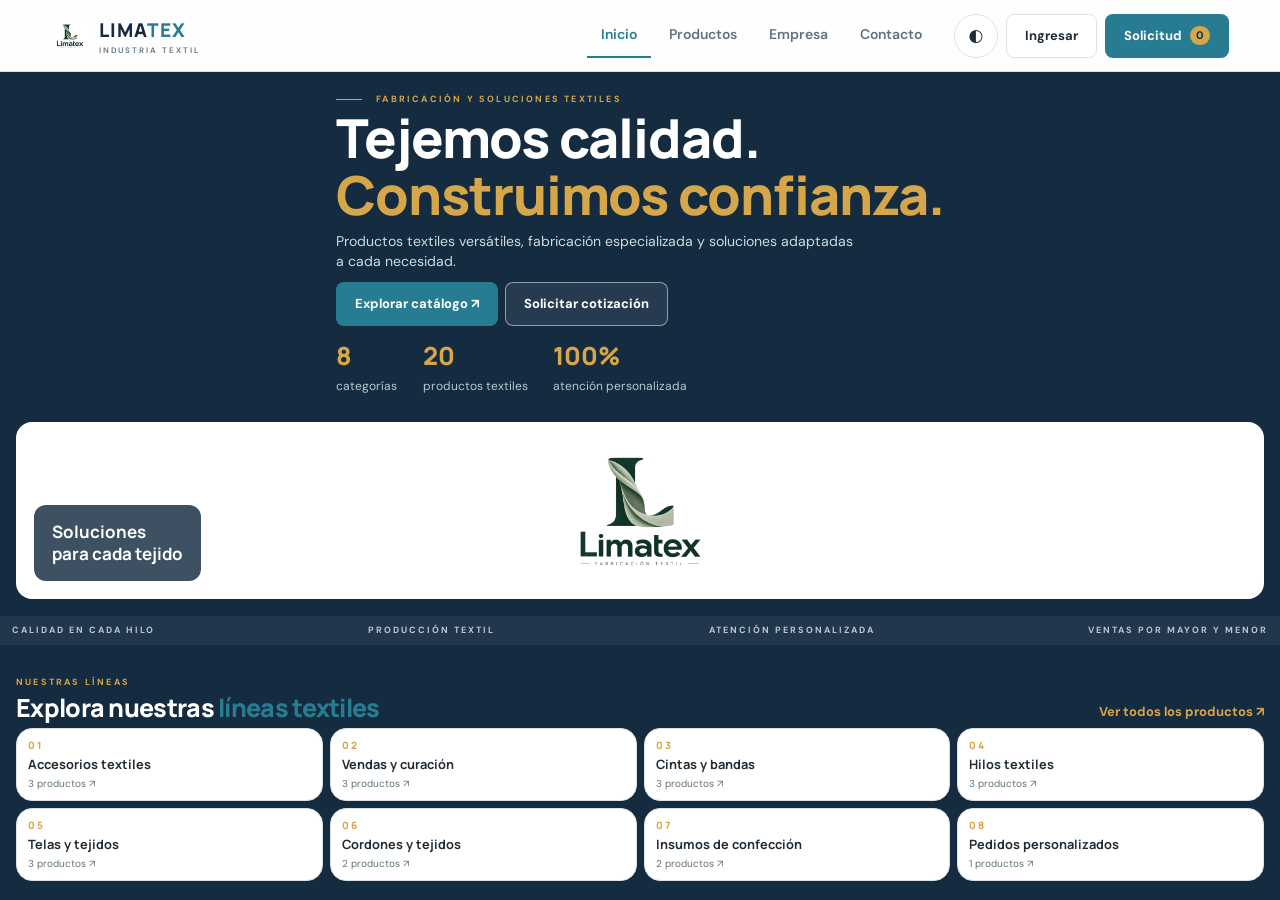
<file: index.html>
<!doctype html>
<html lang="es">

<head>
  <meta charset="utf-8">
  <meta name="viewport" content="width=device-width, initial-scale=1, viewport-fit=cover">
  <meta name="theme-color" content="#142b40">
  <meta name="description" content="Limatex: fabricación y comercialización de productos textiles.">
  <title>LIMATEX | Soluciones textiles</title>
  <link rel="icon" href="imagenes/logo.png" type="image/png">
  <link rel="apple-touch-icon" href="imagenes/logo.png">
  <link rel="manifest" href="manifest.json">
  <link rel="stylesheet" href="styles.css">
  <script src="script.js" defer></script>
</head>

<body>
  <a class="skip" href="#main">Saltar al contenido</a>

  <header class="header" id="appHeader">
    <a class="brand" href="#inicio">
      <img src="imagenes/logo.png" alt="Logo Limatex" class="brand__logo-img"
        style="width:38px; height:38px; object-fit:contain; border-radius:8px; background:#fff; padding:2px; flex-shrink:0;">
      <span>LIMA<span class="brand__light">TEX</span><small>INDUSTRIA TEXTIL</small></span>
    </a>
    <nav class="nav" id="mainNav" aria-label="Principal" data-hydrate="nav"></nav>
    <div class="header__actions">
      <button class="icon-button" id="themeToggle" aria-label="Cambiar tema">◐</button>
      <button class="button button--outline" id="loginOpen">Ingresar</button>
      <button class="button button--solid" id="cartOpen" aria-label="Abrir solicitud">Solicitud <span
          id="cartCount">0</span></button>
      <button class="header__menu" id="menuToggle" aria-label="Abrir menú" aria-expanded="false">☰</button>
    </div>
  </header>

  <main id="main">
    <section class="site-section hero is-active" id="inicio" aria-labelledby="heroTitle">
      <div class="container hero__grid">
        <div class="hero__content" data-hydrate="hero">
          <div class="skeleton skeleton--title"></div>
          <div class="skeleton skeleton--text"></div>
          <div class="skeleton skeleton--text"></div>
        </div>
        <div class="hero__visual">
          <img id="heroImage" alt="Textiles y tejidos industriales" fetchpriority="high">
          <div class="hero__tag"><strong>Soluciones<br>para cada tejido</strong></div>
        </div>
      </div>
      <div class="home-strip" data-hydrate="strip"></div>

      <div class="container" style="padding: clamp(32px, 5vw, 60px) 0;">
        <div class="section__heading">
          <div><span class="eyebrow" style="color:var(--gold);">NUESTRAS LÍNEAS</span>
            <h2 id="catTitle" style="color:#fff;">Explora nuestras <em>líneas textiles</em></h2>
          </div>
          <a class="text-link" href="#productos" style="color:var(--gold);">Ver todos los productos ↗</a>
        </div>
        <div class="category-grid" id="homeCategories" data-hydrate="categories"></div>
      </div>

      <footer class="footer" data-hydrate="footer"></footer>
    </section>



    <section class="site-section alt" id="productos" aria-labelledby="prodTitle">
      <div class="container">
        <div class="section__heading">
          <div><span class="eyebrow">CATÁLOGO LIMATEX</span>
            <h2 id="prodTitle">Productos para cada <em>necesidad</em></h2>
          </div>
          <div class="catalog-total"><strong id="productTotal">0</strong><span>productos</span></div>
        </div>
        <div class="catalog-tools">
          <label class="search-box"><span aria-hidden="true">⌕</span>
            <input id="productSearch" type="search" placeholder="Buscar producto..." aria-label="Buscar producto">
          </label>
          <select id="sortFilter" aria-label="Ordenar productos">
            <option value="default">Orden recomendado</option>
            <option value="az">Nombre A-Z</option>
            <option value="za">Nombre Z-A</option>
          </select>
        </div>
        <div class="chip-row" id="categoryChips" role="group" aria-label="Filtrar por categoría"></div>
        <div class="product-grid" id="productGrid" aria-live="polite"></div>
      </div>
      <footer class="footer" id="productosFooter" data-hydrate="footer" style="margin-top:clamp(40px, 6vw, 80px);">
      </footer>
    </section>

    <section class="site-section" id="empresa" aria-labelledby="aboutTitle">
      <div class="container about" data-hydrate="about"></div>
      <footer class="footer" id="empresaFooter" data-hydrate="footer" style="margin-top:clamp(40px, 6vw, 80px);">
      </footer>
    </section>

    <section class="site-section alt" id="contacto" aria-labelledby="contactTitle">
      <div class="container">
        <div class="section__heading">
          <div><span class="eyebrow">CONTACTO Y COTIZACIONES</span>
            <h2 id="contactTitle">Cuéntanos qué <em>necesitas</em></h2>
          </div>
          <p class="section__note">Elige la categoría, marca el producto y envíanos tu solicitud.</p>
        </div>
        <div class="contact-grid">
          <form id="quoteForm" class="card form-card" novalidate>
            <div class="form-row">
              <label for="qName">Nombre completo *
                <input id="qName" name="name" required minlength="3" maxlength="70" autocomplete="name"
                  placeholder="Tu nombre">
                <small class="field-error" data-error-for="name"></small>
              </label>
              <label for="qPhone">Teléfono *
                <input id="qPhone" name="phone" type="tel" required inputmode="tel" maxlength="16" autocomplete="tel"
                  placeholder="Ej. 70012345">
                <small class="field-error" data-error-for="phone"></small>
              </label>
            </div>

            <fieldset class="picker">
              <legend>Producto de interés *</legend>
              <div class="chip-row chip-row--small" id="quoteCategories" role="group"
                aria-label="Categoría del producto"></div>
              <div class="picker__list" id="quoteProducts" role="radiogroup" aria-label="Productos de la categoría">
              </div>
              <small class="field-error" data-error-for="product"></small>
            </fieldset>

            <div class="form-row">
              <label for="qPresentation">Presentación
                <select id="qPresentation" name="presentation"></select>
              </label>
              <label for="qQuantity">Cantidad *
                <input id="qQuantity" name="quantity" type="number" min="1" max="99999" value="1" required
                  inputmode="numeric">
                <small class="field-error" data-error-for="quantity"></small>
              </label>
            </div>

            <label for="qDetails">Detalles
              <textarea id="qDetails" name="details" rows="3" maxlength="500"
                placeholder="Medidas, colores u otros detalles..."></textarea>
              <small class="field-hint" id="detailsCount">0 / 500</small>
            </label>

            <div class="quote-summary" id="quoteSummary" aria-live="polite"></div>
            <button class="button button--solid button--wide" type="submit">Enviar solicitud por WhatsApp ↗</button>
          </form>

          <aside class="card location-card" data-hydrate="location"></aside>
        </div>
      </div>
      <footer class="footer" id="contactoFooter" data-hydrate="footer" style="margin-top:clamp(40px, 6vw, 80px);">
      </footer>
    </section>

    <section class="panel" id="panel" hidden aria-labelledby="roleTitle">
      <div class="container">
        <div class="role-top">
          <div><span class="eyebrow">PANEL DE TRABAJO</span>
            <h2 id="roleTitle">Panel</h2>
            <p id="roleSubtitle"></p>
          </div>
          <button class="button button--outline" id="logoutButton">Cerrar sesión</button>
        </div>
        <div class="role-tabs" id="roleTabs" role="tablist"></div>
        <div id="roleContent"></div>
      </div>
    </section>
  </main>

  <footer class="footer" data-hydrate="footer"></footer>

  <div class="modal" id="loginModal" aria-hidden="true">
    <div class="modal__backdrop" data-close="loginModal"></div>
    <div class="modal__panel" role="dialog" aria-modal="true" aria-labelledby="loginTitle">
      <button class="modal__close" data-close="loginModal" aria-label="Cerrar">×</button>
      <span class="eyebrow">ACCESO AL SISTEMA</span>
      <h2 id="loginTitle">Bienvenido a Limatex</h2>
      <p class="modal__text">Ingresa con tu cuenta de demostración.</p>
      <form id="loginForm" novalidate>
        <label for="lUser">Usuario<input id="lUser" name="username" required autocomplete="username"></label>
        <label for="lPass">Contraseña<input id="lPass" name="password" type="password" required
            autocomplete="current-password"></label>
        <p class="form-error" id="loginError" aria-live="polite"></p>
        <button class="button button--solid button--wide" type="submit">Ingresar</button>
      </form>
      <div class="demo-access">
        <b>Cuentas de demostración</b>
        <span>Cliente: cliente / cliente123</span>
        <span>Empleado: empleado / empleado123</span>
        <span>Gerente: gerente / gerente123</span>
      </div>
    </div>
  </div>

  <div class="modal" id="cartModal" aria-hidden="true">
    <div class="modal__backdrop" data-close="cartModal"></div>
    <div class="modal__panel modal__panel--wide" role="dialog" aria-modal="true" aria-labelledby="cartTitle">
      <button class="modal__close" data-close="cartModal" aria-label="Cerrar">×</button>
      <span class="eyebrow">TU SOLICITUD</span>
      <h2 id="cartTitle">Productos seleccionados</h2>
      <div id="cartItems"></div>
      <div class="cart-bottom">
        <strong id="cartSummary">0 productos</strong>
        <button class="button button--solid" id="sendCart">Solicitar por WhatsApp ↗</button>
      </div>
    </div>
  </div>

  <div class="lightbox" id="lightbox" aria-hidden="true" role="dialog" aria-modal="true" aria-label="Imagen ampliada">
    <button class="lightbox__close" id="lightboxClose" aria-label="Cerrar imagen">×</button>
    <button class="lightbox__nav lightbox__nav--prev" id="lightboxPrev" aria-label="Imagen anterior">‹</button>
    <button class="lightbox__nav lightbox__nav--next" id="lightboxNext" aria-label="Imagen siguiente">›</button>
    <div class="lightbox__stage" id="lightboxStage"><img id="lightboxImage" alt=""></div>
    <div class="lightbox__bar">
      <button id="zoomOut" aria-label="Alejar">−</button>
      <span id="zoomLevel">100%</span>
      <button id="zoomIn" aria-label="Acercar">+</button>
      <p id="lightboxCaption"></p>
    </div>
  </div>

  <div class="toast" id="toast" role="status" aria-live="polite"></div>
</body>

</html>
</file>
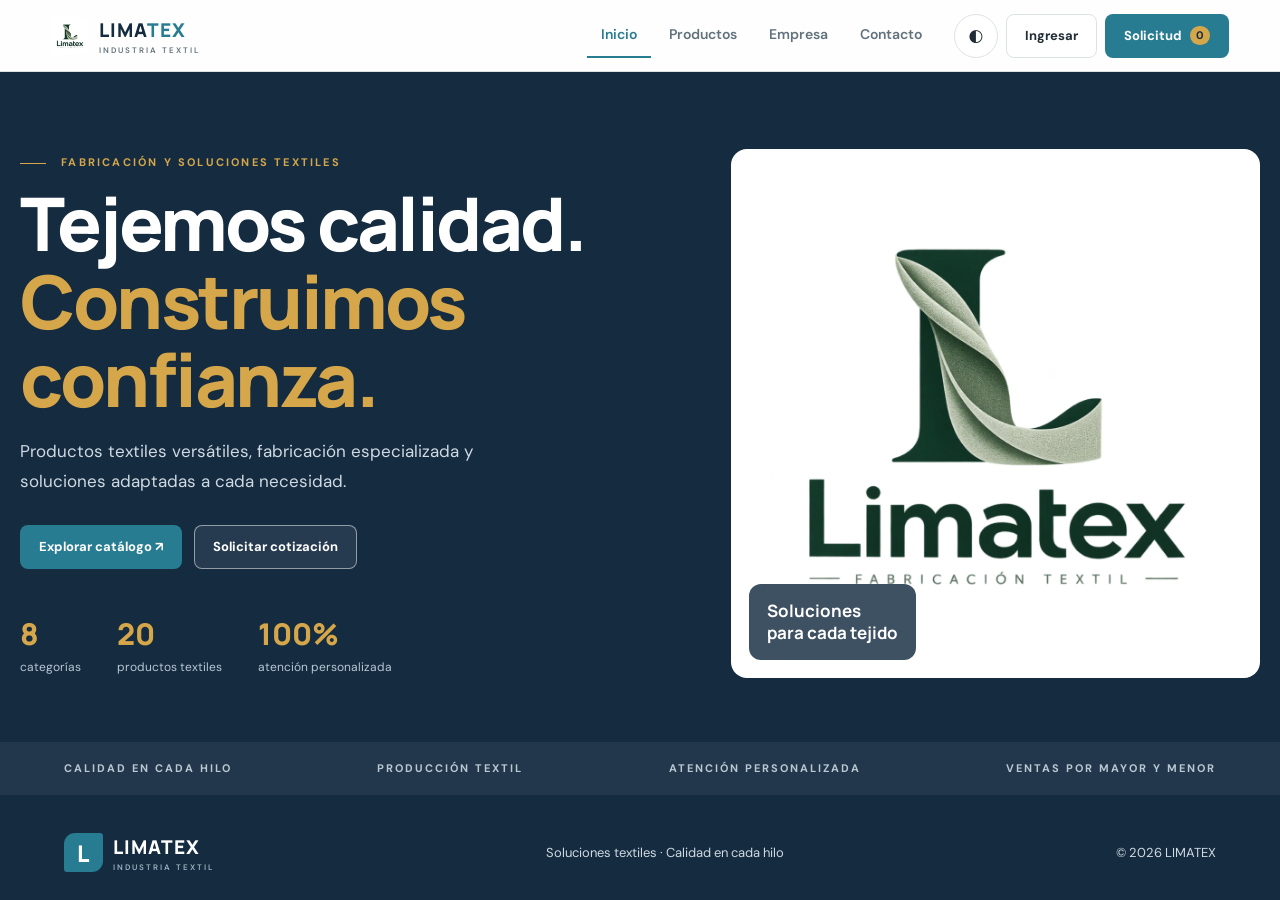
<file: limatex/index.html>
<!doctype html>
<html lang="es">

<head>
  <meta charset="utf-8">
  <meta name="viewport" content="width=device-width, initial-scale=1, viewport-fit=cover">
  <meta name="theme-color" content="#142b40">
  <meta name="description" content="Limatex: fabricación y comercialización de productos textiles.">
  <title>LIMATEX | Soluciones textiles</title>
  <link rel="icon" href="imagenes/logo.png" type="image/png">
  <link rel="apple-touch-icon" href="imagenes/logo.png">
  <link rel="manifest" href="manifest.json">
  <link rel="stylesheet" href="styles.css">
  <script src="script.js" defer></script>
</head>

<body>
  <a class="skip" href="#main">Saltar al contenido</a>

  <header class="header" id="appHeader">
    <a class="brand" href="#inicio">
      <img src="imagenes/logo.png" alt="Logo Limatex" class="brand__logo-img"
        style="width:38px; height:38px; object-fit:contain; border-radius:8px; background:#fff; padding:2px; flex-shrink:0;">
      <span>LIMA<span class="brand__light">TEX</span><small>INDUSTRIA TEXTIL</small></span>
    </a>
    <nav class="nav" id="mainNav" aria-label="Principal" data-hydrate="nav"></nav>
    <div class="header__actions">
      <button class="icon-button" id="themeToggle" aria-label="Cambiar tema">◐</button>
      <button class="button button--outline" id="loginOpen">Ingresar</button>
      <button class="button button--solid" id="cartOpen" aria-label="Abrir solicitud">Solicitud <span
          id="cartCount">0</span></button>
      <button class="header__menu" id="menuToggle" aria-label="Abrir menú" aria-expanded="false">☰</button>
    </div>
  </header>

  <main id="main">
    <section class="site-section hero is-active" id="inicio" aria-labelledby="heroTitle">
      <div class="container hero__grid">
        <div class="hero__content" data-hydrate="hero">
          <div class="skeleton skeleton--title"></div>
          <div class="skeleton skeleton--text"></div>
          <div class="skeleton skeleton--text"></div>
        </div>
        <div class="hero__visual">
          <img id="heroImage" alt="Textiles y tejidos industriales" fetchpriority="high">
          <div class="hero__tag"><strong>Soluciones<br>para cada tejido</strong></div>
        </div>
      </div>
      <div class="home-strip" data-hydrate="strip"></div>

      <div class="container" style="padding: clamp(32px, 5vw, 60px) 0;">
        <div class="section__heading">
          <div><span class="eyebrow" style="color:var(--gold);">NUESTRAS LÍNEAS</span>
            <h2 id="catTitle" style="color:#fff;">Explora nuestras <em>líneas textiles</em></h2>
          </div>
          <a class="text-link" href="#productos" style="color:var(--gold);">Ver todos los productos ↗</a>
        </div>
        <div class="category-grid" id="homeCategories" data-hydrate="categories"></div>
      </div>

      <footer class="footer" data-hydrate="footer"></footer>
    </section>



    <section class="site-section alt" id="productos" aria-labelledby="prodTitle">
      <div class="container">
        <div class="section__heading">
          <div><span class="eyebrow">CATÁLOGO LIMATEX</span>
            <h2 id="prodTitle">Productos para cada <em>necesidad</em></h2>
          </div>
          <div class="catalog-total"><strong id="productTotal">0</strong><span>productos</span></div>
        </div>
        <div class="catalog-tools">
          <label class="search-box"><span aria-hidden="true">⌕</span>
            <input id="productSearch" type="search" placeholder="Buscar producto..." aria-label="Buscar producto">
          </label>
          <select id="sortFilter" aria-label="Ordenar productos">
            <option value="default">Orden recomendado</option>
            <option value="az">Nombre A-Z</option>
            <option value="za">Nombre Z-A</option>
          </select>
        </div>
        <div class="chip-row" id="categoryChips" role="group" aria-label="Filtrar por categoría"></div>
        <div class="product-grid" id="productGrid" aria-live="polite"></div>
      </div>
      <footer class="footer" id="productosFooter" data-hydrate="footer" style="margin-top:clamp(40px, 6vw, 80px);">
      </footer>
    </section>

    <section class="site-section" id="empresa" aria-labelledby="aboutTitle">
      <div class="container about" data-hydrate="about"></div>
      <footer class="footer" id="empresaFooter" data-hydrate="footer" style="margin-top:clamp(40px, 6vw, 80px);">
      </footer>
    </section>

    <section class="site-section alt" id="contacto" aria-labelledby="contactTitle">
      <div class="container">
        <div class="section__heading">
          <div><span class="eyebrow">CONTACTO Y COTIZACIONES</span>
            <h2 id="contactTitle">Cuéntanos qué <em>necesitas</em></h2>
          </div>
          <p class="section__note">Elige la categoría, marca el producto y envíanos tu solicitud.</p>
        </div>
        <div class="contact-grid">
          <form id="quoteForm" class="card form-card" novalidate>
            <div class="form-row">
              <label for="qName">Nombre completo *
                <input id="qName" name="name" required minlength="3" maxlength="70" autocomplete="name"
                  placeholder="Tu nombre">
                <small class="field-error" data-error-for="name"></small>
              </label>
              <label for="qPhone">Teléfono *
                <input id="qPhone" name="phone" type="tel" required inputmode="tel" maxlength="16" autocomplete="tel"
                  placeholder="Ej. 70012345">
                <small class="field-error" data-error-for="phone"></small>
              </label>
            </div>

            <fieldset class="picker">
              <legend>Producto de interés *</legend>
              <div class="chip-row chip-row--small" id="quoteCategories" role="group"
                aria-label="Categoría del producto"></div>
              <div class="picker__list" id="quoteProducts" role="radiogroup" aria-label="Productos de la categoría">
              </div>
              <small class="field-error" data-error-for="product"></small>
            </fieldset>

            <div class="form-row">
              <label for="qPresentation">Presentación
                <select id="qPresentation" name="presentation"></select>
              </label>
              <label for="qQuantity">Cantidad *
                <input id="qQuantity" name="quantity" type="number" min="1" max="99999" value="1" required
                  inputmode="numeric">
                <small class="field-error" data-error-for="quantity"></small>
              </label>
            </div>

            <label for="qDetails">Detalles
              <textarea id="qDetails" name="details" rows="3" maxlength="500"
                placeholder="Medidas, colores u otros detalles..."></textarea>
              <small class="field-hint" id="detailsCount">0 / 500</small>
            </label>

            <div class="quote-summary" id="quoteSummary" aria-live="polite"></div>
            <button class="button button--solid button--wide" type="submit">Enviar solicitud por WhatsApp ↗</button>
          </form>

          <aside class="card location-card" data-hydrate="location"></aside>
        </div>
      </div>
      <footer class="footer" id="contactoFooter" data-hydrate="footer" style="margin-top:clamp(40px, 6vw, 80px);">
      </footer>
    </section>

    <section class="panel" id="panel" hidden aria-labelledby="roleTitle">
      <div class="container">
        <div class="role-top">
          <div><span class="eyebrow">PANEL DE TRABAJO</span>
            <h2 id="roleTitle">Panel</h2>
            <p id="roleSubtitle"></p>
          </div>
          <button class="button button--outline" id="logoutButton">Cerrar sesión</button>
        </div>
        <div class="role-tabs" id="roleTabs" role="tablist"></div>
        <div id="roleContent"></div>
      </div>
    </section>
  </main>

  <footer class="footer" data-hydrate="footer"></footer>

  <div class="modal" id="loginModal" aria-hidden="true">
    <div class="modal__backdrop" data-close="loginModal"></div>
    <div class="modal__panel" role="dialog" aria-modal="true" aria-labelledby="loginTitle">
      <button class="modal__close" data-close="loginModal" aria-label="Cerrar">×</button>
      <span class="eyebrow">ACCESO AL SISTEMA</span>
      <h2 id="loginTitle">Bienvenido a Limatex</h2>
      <p class="modal__text">Ingresa con tu cuenta de demostración.</p>
      <form id="loginForm" novalidate>
        <label for="lUser">Usuario<input id="lUser" name="username" required autocomplete="username"></label>
        <label for="lPass">Contraseña<input id="lPass" name="password" type="password" required
            autocomplete="current-password"></label>
        <p class="form-error" id="loginError" aria-live="polite"></p>
        <button class="button button--solid button--wide" type="submit">Ingresar</button>
      </form>
      <div class="demo-access">
        <b>Cuentas de demostración</b>
        <span>Cliente: cliente / cliente123</span>
        <span>Empleado: empleado / empleado123</span>
        <span>Gerente: gerente / gerente123</span>
      </div>
    </div>
  </div>

  <div class="modal" id="cartModal" aria-hidden="true">
    <div class="modal__backdrop" data-close="cartModal"></div>
    <div class="modal__panel modal__panel--wide" role="dialog" aria-modal="true" aria-labelledby="cartTitle">
      <button class="modal__close" data-close="cartModal" aria-label="Cerrar">×</button>
      <span class="eyebrow">TU SOLICITUD</span>
      <h2 id="cartTitle">Productos seleccionados</h2>
      <div id="cartItems"></div>
      <div class="cart-bottom">
        <strong id="cartSummary">0 productos</strong>
        <button class="button button--solid" id="sendCart">Solicitar por WhatsApp ↗</button>
      </div>
    </div>
  </div>

  <div class="lightbox" id="lightbox" aria-hidden="true" role="dialog" aria-modal="true" aria-label="Imagen ampliada">
    <button class="lightbox__close" id="lightboxClose" aria-label="Cerrar imagen">×</button>
    <button class="lightbox__nav lightbox__nav--prev" id="lightboxPrev" aria-label="Imagen anterior">‹</button>
    <button class="lightbox__nav lightbox__nav--next" id="lightboxNext" aria-label="Imagen siguiente">›</button>
    <div class="lightbox__stage" id="lightboxStage"><img id="lightboxImage" alt=""></div>
    <div class="lightbox__bar">
      <button id="zoomOut" aria-label="Alejar">−</button>
      <span id="zoomLevel">100%</span>
      <button id="zoomIn" aria-label="Acercar">+</button>
      <p id="lightboxCaption"></p>
    </div>
  </div>

  <div class="toast" id="toast" role="status" aria-live="polite"></div>
</body>

</html>
</file>
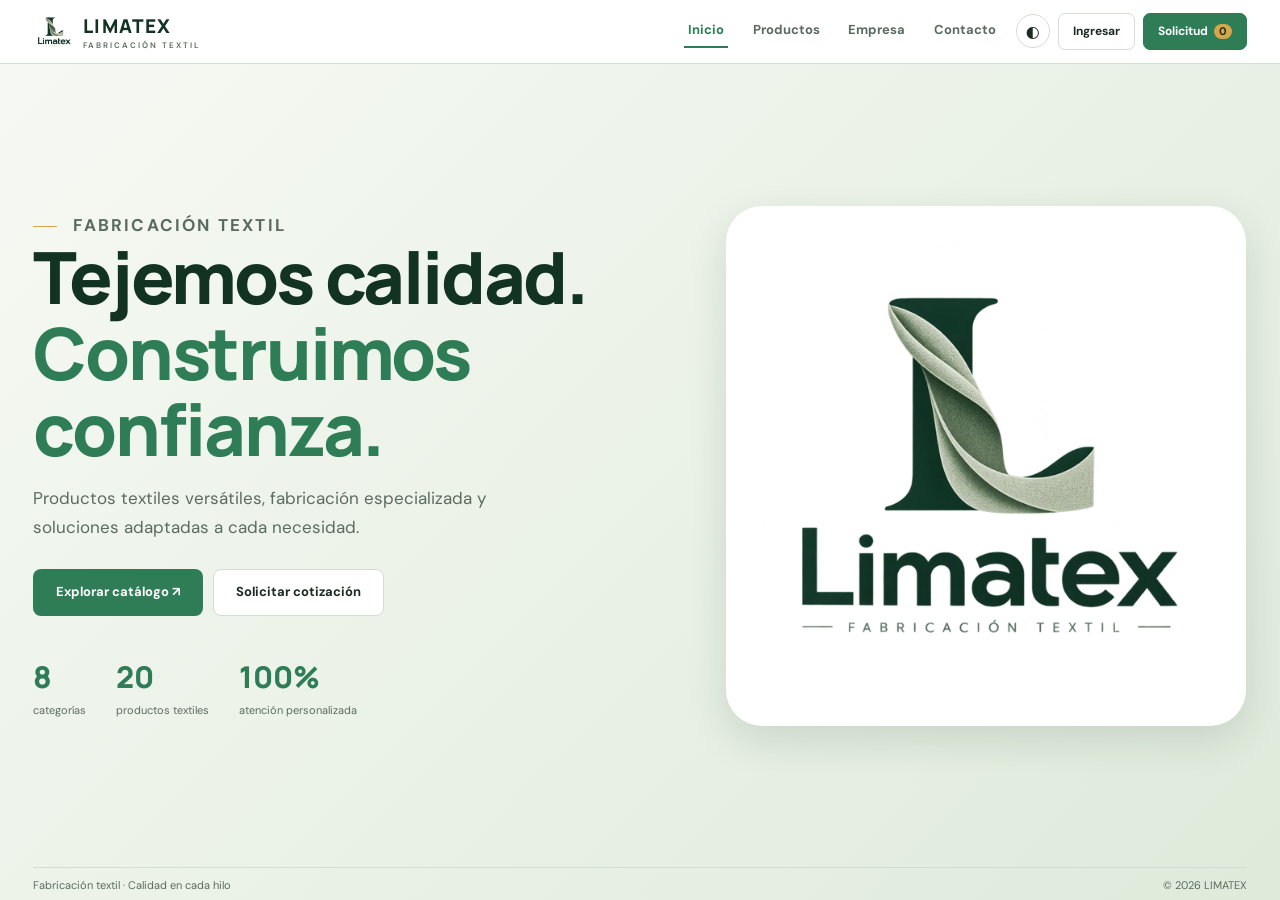
<file: Lprueba/index.html>
<!doctype html>
<html lang="es">
<head>
  <meta charset="utf-8">
  <meta name="viewport" content="width=device-width, initial-scale=1, viewport-fit=cover">
  <meta name="theme-color" content="#123222">
  <meta name="description" content="Limatex: fabricación y comercialización de productos textiles.">
  <title>LIMATEX | Fabricación textil</title>
  <link rel="icon" href="imagenes/icon-192.png" type="image/png">
  <link rel="apple-touch-icon" href="imagenes/icon-192.png">
  <link rel="manifest" href="manifest.json">
  <link rel="stylesheet" href="styles.css">
  <script src="script.js" defer></script>
</head>
<body data-view="inicio">
  <a class="skip" href="#main">Saltar al contenido</a>

  <header class="topbar">
    <a class="brand" href="#inicio" data-go="inicio">
      <img class="brand-logo" src="imagenes/logo.png" alt="">
      <span class="brand-text">LIMATEX<small>FABRICACIÓN TEXTIL</small></span>
    </a>
    <nav id="nav" aria-label="Principal" data-hydrate="nav"></nav>
    <div class="tools">
      <button type="button" class="icon-btn desk-only" data-action="theme" aria-label="Cambiar tema">◐</button>
      <button type="button" class="top-btn" id="loginOpen">Ingresar</button>
      <button type="button" class="top-btn top-btn--solid" id="cartOpen" aria-label="Abrir solicitud">Solicitud <span id="cartCount">0</span></button>
      <button type="button" class="menu-btn" id="menuBtn" aria-label="Abrir menú" aria-expanded="false">☰</button>
    </div>
  </header>

  <main id="main">
    <section class="view hero is-active" data-view="inicio" aria-labelledby="heroTitle">
      <div class="inner hero-inner">
        <div class="hero-copy" data-hydrate="hero">
          <div class="skeleton skeleton--title"></div>
          <div class="skeleton skeleton--text"></div>
        </div>
        <div class="hero-logo"><img src="imagenes/logo.png" alt="Logotipo de Limatex, fabricación textil" fetchpriority="high"></div>
      </div>
      <footer class="hero-foot" data-hydrate="footer"></footer>
    </section>

    <section class="view" data-view="productos" aria-labelledby="productosTitle">
      <div class="inner">
        <div class="head">
          <div>
            <p class="kicker">CATÁLOGO LIMATEX</p>
            <h2 id="productosTitle">Productos para cada <em>necesidad</em></h2>
          </div>
          <div class="catalog-total"><strong id="productTotal">0</strong><span>productos</span></div>
        </div>
        <div class="toolbar">
          <label class="search-box"><span aria-hidden="true">⌕</span>
            <input id="productSearch" type="search" placeholder="Buscar producto..." aria-label="Buscar producto">
          </label>
          <select id="categoryFilter" aria-label="Filtrar por categoría"></select>
          <select id="sortFilter" class="sort-only" aria-label="Ordenar productos">
            <option value="default">Orden recomendado</option>
            <option value="az">Nombre A-Z</option>
            <option value="za">Nombre Z-A</option>
          </select>
        </div>
        <div class="list-wrap">
          <div class="product-grid" id="productGrid" aria-live="polite"></div>
          <div class="pager">
            <button type="button" id="prodPrev" aria-label="Página anterior">‹</button>
            <span id="prodLabel">1 / 1</span>
            <button type="button" id="prodNext" aria-label="Página siguiente">›</button>
          </div>
        </div>
      </div>
    </section>

    <section class="view" data-view="empresa" aria-labelledby="aboutTitle">
      <div class="inner about" data-hydrate="about"></div>
    </section>

    <section class="view" data-view="contacto" aria-labelledby="contactTitle">
      <div class="inner">
        <div class="head">
          <div>
            <p class="kicker">CONTACTO Y COTIZACIONES</p>
            <h2 id="contactTitle">Cuéntanos qué <em>necesitas</em></h2>
          </div>
          <a class="loc-link" id="locLink" target="_blank" rel="noopener">📍 <span class="loc-text">Ver ubicación</span><span class="loc-arrow"> ↗</span></a>
        </div>
        <div class="contact-grid">
          <form id="quoteForm" class="card form-card" novalidate>
            <ol class="steps" id="steps" aria-label="Pasos de la solicitud">
              <li class="is-active"><b>1</b><span>Tus datos</span></li>
              <li><b>2</b><span>Producto</span></li>
              <li><b>3</b><span>Detalles</span></li>
            </ol>
            <div class="step-body">
              <div class="step is-active" data-step="1">
                <div class="field">
                  <label for="qName">Nombre completo *</label>
                  <input id="qName" name="name" data-rule="name" required minlength="3" maxlength="70" autocomplete="name" placeholder="Tu nombre">
                  <span class="field__icon" aria-hidden="true"></span><small class="field__msg"></small>
                </div>
                <div class="field">
                  <label for="qPhone">Teléfono *</label>
                  <input id="qPhone" name="phone" type="tel" data-rule="phone" required inputmode="tel" maxlength="16" autocomplete="tel" placeholder="Ej. 70012345">
                  <span class="field__icon" aria-hidden="true"></span><small class="field__msg"></small>
                </div>
              </div>

              <div class="step" data-step="2">
                <div class="field">
                  <label for="qCategory">Categoría *</label>
                  <select id="qCategory" name="category" data-rule="category" required></select>
                  <span class="field__icon" aria-hidden="true"></span><small class="field__msg"></small>
                </div>
                <div class="field field--products" id="productField">
                  <div class="picker__list" id="quoteProducts" role="radiogroup" aria-label="Productos de la categoría"></div>
                  <small class="field__msg"></small>
                </div>
                <div class="pair">
                  <div class="field">
                    <label for="qPresentation">Presentación</label>
                    <select id="qPresentation" name="presentation"></select>
                  </div>
                  <div class="field">
                    <label for="qQuantity">Cantidad *</label>
                    <input id="qQuantity" name="quantity" type="number" data-rule="quantity" min="1" max="99999" value="1" required inputmode="numeric">
                    <span class="field__icon" aria-hidden="true"></span><small class="field__msg"></small>
                  </div>
                </div>
              </div>

              <div class="step" data-step="3">
                <div class="field field--grow">
                  <label for="qDetails">Detalles (opcional)</label>
                  <textarea id="qDetails" name="details" maxlength="200" rows="3" placeholder="Medidas, colores u otros detalles..."></textarea>
                </div>
                <div class="quote-summary" id="quoteSummary" aria-live="polite"></div>
              </div>
            </div>
            <div class="wizard-nav">
              <button type="button" class="btn outline" id="stepBack" hidden>‹ Atrás</button>
              <button type="button" class="btn primary" id="stepNext">Siguiente ›</button>
              <button type="submit" class="btn primary" id="stepSend" hidden>Enviar por WhatsApp ↗</button>
            </div>
          </form>
          <aside class="card location-card" data-hydrate="location"></aside>
        </div>
      </div>
    </section>

    <section class="view" data-view="panel" aria-labelledby="roleTitle">
      <div class="inner">
        <div class="panel-head">
          <div>
            <p class="kicker">PANEL DE TRABAJO</p>
            <h2 id="roleTitle">Panel</h2>
          </div>
          <div class="user-pill">
            <span id="userInitial">C</span>
            <div><b id="userName">Usuario</b><small id="userRole">CLIENTE</small></div>
            <button type="button" id="logoutButton" class="text-btn">Salir ↗</button>
          </div>
        </div>
        <div class="tabs" id="roleTabs" role="tablist"></div>
        <div class="panel-body" id="roleContent"></div>
      </div>
    </section>
  </main>

  <div class="modal" id="loginModal" aria-hidden="true">
    <div class="modal-backdrop" data-close="loginModal"></div>
    <div class="modal-box" role="dialog" aria-modal="true" aria-labelledby="loginTitle">
      <button type="button" class="modal-close" data-close="loginModal" aria-label="Cerrar">×</button>
      <div class="modal-head">
        <p class="kicker">ACCESO AL SISTEMA</p>
        <h2 id="loginTitle">Bienvenido a Limatex</h2>
        <p class="modal-text">Ingresa con tu cuenta de demostración.</p>
      </div>
      <div class="modal-body">
        <form id="loginForm" novalidate>
          <div class="field">
            <label for="lUser">Usuario</label>
            <input id="lUser" name="username" data-rule="user" autocomplete="username" maxlength="20" placeholder="Usuario">
            <span class="field__icon" aria-hidden="true"></span><small class="field__msg"></small>
          </div>
          <div class="field">
            <label for="lPass">Contraseña</label>
            <input id="lPass" name="password" type="password" data-rule="pass" autocomplete="current-password" maxlength="40" placeholder="Contraseña">
            <span class="field__icon" aria-hidden="true"></span><small class="field__msg"></small>
          </div>
          <p class="feedback" id="loginError" aria-live="polite"></p>
          <button class="btn primary full" type="submit">Ingresar</button>
        </form>
        <div class="demo-access">
          <b>Cuentas de demostración</b>
          <span>Cliente: cliente / cliente123</span>
          <span>Empleado: empleado / empleado123</span>
          <span>Gerente: gerente / gerente123</span>
        </div>
      </div>
    </div>
  </div>

  <div class="modal" id="cartModal" aria-hidden="true">
    <div class="modal-backdrop" data-close="cartModal"></div>
    <div class="modal-box modal-box--wide" role="dialog" aria-modal="true" aria-labelledby="cartTitle">
      <button type="button" class="modal-close" data-close="cartModal" aria-label="Cerrar">×</button>
      <p class="kicker">TU SOLICITUD</p>
      <h2 id="cartTitle">Productos seleccionados</h2>
      <div class="list-wrap cart-wrap">
        <div class="list" id="cartItems"></div>
        <div class="pager">
          <button type="button" id="cartPrev" aria-label="Página anterior">‹</button>
          <span id="cartLabel">1 / 1</span>
          <button type="button" id="cartNext" aria-label="Página siguiente">›</button>
        </div>
      </div>
      <div class="cart-bottom">
        <strong id="cartSummary">0 unidades</strong>
        <button type="button" class="btn primary" id="sendCart">Solicitar por WhatsApp ↗</button>
      </div>
    </div>
  </div>

  <div class="modal" id="detailModal" aria-hidden="true">
    <div class="modal-backdrop" data-close="detailModal"></div>
    <div class="modal-box modal-box--wide" role="dialog" aria-modal="true" aria-labelledby="detailTitle">
      <button type="button" class="modal-close" data-close="detailModal" aria-label="Cerrar">×</button>
      <div id="detailContent"></div>
    </div>
  </div>

  <div class="lightbox" id="lightbox" aria-hidden="true" role="dialog" aria-modal="true" aria-label="Imagen ampliada">
    <button type="button" class="lightbox__close" id="lightboxClose" aria-label="Cerrar imagen">×</button>
    <button type="button" class="lightbox__nav lightbox__nav--prev" id="lightboxPrev" aria-label="Imagen anterior">‹</button>
    <button type="button" class="lightbox__nav lightbox__nav--next" id="lightboxNext" aria-label="Imagen siguiente">›</button>
    <div class="lightbox__stage" id="lightboxStage"><img id="lightboxImage" alt="" draggable="false"></div>
    <div class="lightbox__bar">
      <button type="button" id="zoomOut" aria-label="Alejar">−</button>
      <span id="zoomLevel">100%</span>
      <button type="button" id="zoomIn" aria-label="Acercar">+</button>
      <p id="lightboxCaption"></p>
    </div>
  </div>

  <div class="toast" id="toast" role="status" aria-live="polite"></div>
</body>
</html>
</file>
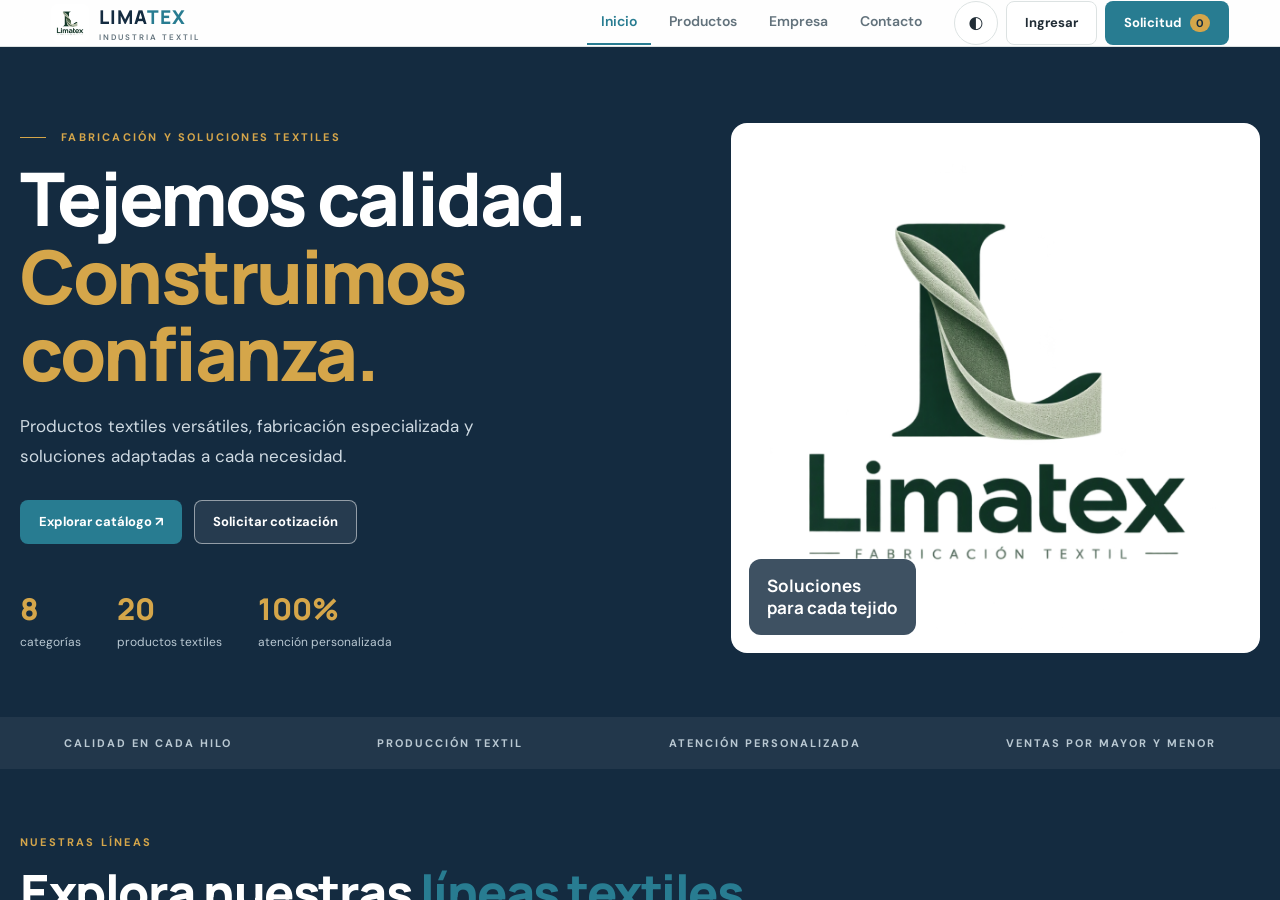
<file: pruebaOficial/index.html>
<!doctype html>
<html lang="es">

<head>
  <meta charset="utf-8">
  <meta name="viewport" content="width=device-width, initial-scale=1, viewport-fit=cover">
  <meta name="theme-color" content="#142b40">
  <meta name="description" content="Limatex: fabricación y comercialización de productos textiles.">
  <title>LIMATEX | Soluciones textiles</title>
  <link rel="icon" href="imagenes/logo.png" type="image/png">
  <link rel="apple-touch-icon" href="imagenes/logo.png">
  <link rel="manifest" href="manifest.json">
  <link rel="stylesheet" href="styles.css">
  <script src="script.js" defer></script>
</head>

<body>
  <a class="skip" href="#main">Saltar al contenido</a>

  <header class="header" id="appHeader">
    <a class="brand" href="#inicio">
      <img src="imagenes/logo.png" alt="Logo Limatex" class="brand__logo-img"
        style="width:38px; height:38px; object-fit:contain; border-radius:8px; background:#fff; padding:2px; flex-shrink:0;">
      <span>LIMA<span class="brand__light">TEX</span><small>INDUSTRIA TEXTIL</small></span>
    </a>
    <nav class="nav" id="mainNav" aria-label="Principal" data-hydrate="nav"></nav>
    <div class="header__actions">
      <button class="icon-button" id="themeToggle" aria-label="Cambiar tema">◐</button>
      <button class="button button--outline" id="loginOpen">Ingresar</button>
      <button class="button button--solid" id="cartOpen" aria-label="Abrir solicitud">Solicitud <span
          id="cartCount">0</span></button>
      <button class="header__menu" id="menuToggle" aria-label="Abrir menú" aria-expanded="false">☰</button>
    </div>
  </header>

  <main id="main">
    <section class="site-section hero is-active" id="inicio" aria-labelledby="heroTitle">
      <div class="container hero__grid">
        <div class="hero__content" data-hydrate="hero">
          <div class="skeleton skeleton--title"></div>
          <div class="skeleton skeleton--text"></div>
          <div class="skeleton skeleton--text"></div>
        </div>
        <div class="hero__visual">
          <img id="heroImage" alt="Textiles y tejidos industriales" fetchpriority="high">
          <div class="hero__tag"><strong>Soluciones<br>para cada tejido</strong></div>
        </div>
      </div>
      <div class="home-strip" data-hydrate="strip"></div>

      <div class="container" style="padding: clamp(32px, 5vw, 60px) 0;">
        <div class="section__heading">
          <div><span class="eyebrow" style="color:var(--gold);">NUESTRAS LÍNEAS</span>
            <h2 id="catTitle" style="color:#fff;">Explora nuestras <em>líneas textiles</em></h2>
          </div>
          <a class="text-link" href="#productos" style="color:var(--gold);">Ver todos los productos ↗</a>
        </div>
        <div class="category-grid" id="homeCategories" data-hydrate="categories"></div>
      </div>

      <footer class="footer" data-hydrate="footer"></footer>
    </section>



    <section class="site-section alt" id="productos" aria-labelledby="prodTitle">
      <div class="container">
        <div class="section__heading">
          <div><span class="eyebrow">CATÁLOGO LIMATEX</span>
            <h2 id="prodTitle">Productos para cada <em>necesidad</em></h2>
          </div>
          <div class="catalog-total"><strong id="productTotal">0</strong><span>productos</span></div>
        </div>
        <div class="catalog-tools">
          <label class="search-box"><span aria-hidden="true">⌕</span>
            <input id="productSearch" type="search" placeholder="Buscar producto..." aria-label="Buscar producto">
          </label>
          <select id="sortFilter" aria-label="Ordenar productos">
            <option value="default">Orden recomendado</option>
            <option value="az">Nombre A-Z</option>
            <option value="za">Nombre Z-A</option>
          </select>
        </div>
        <div class="chip-row" id="categoryChips" role="group" aria-label="Filtrar por categoría"></div>
        <div class="product-grid" id="productGrid" aria-live="polite"></div>
      </div>
      <footer class="footer" id="productosFooter" data-hydrate="footer" style="margin-top:clamp(40px, 6vw, 80px);">
      </footer>
    </section>

    <section class="site-section" id="empresa" aria-labelledby="aboutTitle">
      <div class="container about" data-hydrate="about"></div>
      <footer class="footer" id="empresaFooter" data-hydrate="footer" style="margin-top:clamp(40px, 6vw, 80px);">
      </footer>
    </section>

    <section class="site-section alt" id="contacto" aria-labelledby="contactTitle">
      <div class="container">
        <div class="section__heading">
          <div><span class="eyebrow">CONTACTO Y COTIZACIONES</span>
            <h2 id="contactTitle">Cuéntanos qué <em>necesitas</em></h2>
          </div>
          <p class="section__note">Elige la categoría, marca el producto y envíanos tu solicitud.</p>
        </div>
        <div class="contact-grid">
          <form id="quoteForm" class="card form-card" novalidate>
            <div class="form-row">
              <label for="qName">Nombre completo *
                <input id="qName" name="name" required minlength="3" maxlength="70" autocomplete="name"
                  placeholder="Tu nombre">
                <small class="field-error" data-error-for="name"></small>
              </label>
              <label for="qPhone">Teléfono *
                <input id="qPhone" name="phone" type="tel" required inputmode="tel" maxlength="16" autocomplete="tel"
                  placeholder="Ej. 70012345">
                <small class="field-error" data-error-for="phone"></small>
              </label>
            </div>

            <fieldset class="picker">
              <legend>Producto de interés *</legend>
              <div class="chip-row chip-row--small" id="quoteCategories" role="group"
                aria-label="Categoría del producto"></div>
              <div class="picker__list" id="quoteProducts" role="radiogroup" aria-label="Productos de la categoría">
              </div>
              <small class="field-error" data-error-for="product"></small>
            </fieldset>

            <div class="form-row">
              <label for="qPresentation">Presentación
                <select id="qPresentation" name="presentation"></select>
              </label>
              <label for="qQuantity">Cantidad *
                <input id="qQuantity" name="quantity" type="number" min="1" max="99999" value="1" required
                  inputmode="numeric">
                <small class="field-error" data-error-for="quantity"></small>
              </label>
            </div>

            <label for="qDetails">Detalles
              <textarea id="qDetails" name="details" rows="3" maxlength="500"
                placeholder="Medidas, colores u otros detalles..."></textarea>
              <small class="field-hint" id="detailsCount">0 / 500</small>
            </label>

            <div class="quote-summary" id="quoteSummary" aria-live="polite"></div>
            <button class="button button--solid button--wide" type="submit">Enviar solicitud por WhatsApp ↗</button>
          </form>

          <aside class="card location-card" data-hydrate="location"></aside>
        </div>
      </div>
      <footer class="footer" id="contactoFooter" data-hydrate="footer" style="margin-top:clamp(40px, 6vw, 80px);">
      </footer>
    </section>

    <section class="panel" id="panel" hidden aria-labelledby="roleTitle">
      <div class="container">
        <div class="role-top">
          <div><span class="eyebrow">PANEL DE TRABAJO</span>
            <h2 id="roleTitle">Panel</h2>
            <p id="roleSubtitle"></p>
          </div>
          <button class="button button--outline" id="logoutButton">Cerrar sesión</button>
        </div>
        <div class="role-tabs" id="roleTabs" role="tablist"></div>
        <div id="roleContent"></div>
      </div>
    </section>
  </main>

  <div class="modal" id="loginModal" aria-hidden="true">
    <div class="modal__backdrop" data-close="loginModal"></div>
    <div class="modal__panel" role="dialog" aria-modal="true" aria-labelledby="loginTitle">
      <button class="modal__close" data-close="loginModal" aria-label="Cerrar">×</button>
      <span class="eyebrow">ACCESO AL SISTEMA</span>
      <h2 id="loginTitle">Bienvenido a Limatex</h2>
      <p class="modal__text">Ingresa con tu cuenta de demostración.</p>
      <form id="loginForm" novalidate>
        <label for="lUser">Usuario<input id="lUser" name="username" required autocomplete="username"></label>
        <label for="lPass">Contraseña<input id="lPass" name="password" type="password" required
            autocomplete="current-password"></label>
        <p class="form-error" id="loginError" aria-live="polite"></p>
        <button class="button button--solid button--wide" type="submit">Ingresar</button>
      </form>
      <div class="demo-access">
        <b>Cuentas de demostración</b>
        <span>Cliente: cliente / cliente123</span>
        <span>Empleado: empleado / empleado123</span>
        <span>Gerente: gerente / gerente123</span>
      </div>
    </div>
  </div>

  <div class="modal" id="cartModal" aria-hidden="true">
    <div class="modal__backdrop" data-close="cartModal"></div>
    <div class="modal__panel modal__panel--wide" role="dialog" aria-modal="true" aria-labelledby="cartTitle">
      <button class="modal__close" data-close="cartModal" aria-label="Cerrar">×</button>
      <span class="eyebrow">TU SOLICITUD</span>
      <h2 id="cartTitle">Productos seleccionados</h2>
      <div id="cartItems"></div>
      <div class="cart-bottom">
        <strong id="cartSummary">0 productos</strong>
        <button class="button button--solid" id="sendCart">Solicitar por WhatsApp ↗</button>
      </div>
    </div>
  </div>

  <div class="lightbox" id="lightbox" aria-hidden="true" role="dialog" aria-modal="true" aria-label="Imagen ampliada">
    <button class="lightbox__close" id="lightboxClose" aria-label="Cerrar imagen">×</button>
    <button class="lightbox__nav lightbox__nav--prev" id="lightboxPrev" aria-label="Imagen anterior">‹</button>
    <button class="lightbox__nav lightbox__nav--next" id="lightboxNext" aria-label="Imagen siguiente">›</button>
    <div class="lightbox__stage" id="lightboxStage"><img id="lightboxImage" alt=""></div>
    <div class="lightbox__bar">
      <button id="zoomOut" aria-label="Alejar">−</button>
      <span id="zoomLevel">100%</span>
      <button id="zoomIn" aria-label="Acercar">+</button>
      <p id="lightboxCaption"></p>
    </div>
  </div>

  <div class="toast" id="toast" role="status" aria-live="polite"></div>
</body>

</html>
</file>
<file: styles.css>
@import url('https://fonts.googleapis.com/css2?family=DM+Sans:wght@400;500;600;700&family=Manrope:wght@500;700;800&display=swap');

:root {
  --navy: #142b40;
  --navy2: #1d4058;
  --teal: #287c91;
  --gold: #d5a64a;
  --paper: #f2f2ed;
  --alt: #e8ece9;
  --surface: #ffffff;
  --ink: #202c35;
  --muted: #62727c;
  --line: #dce2e2;
  --danger: #b03a3a;
  --shadow: 0 18px 50px rgba(20, 43, 64, .12);
  --radius: 16px;
  --header: 72px;
  color-scheme: light;
}

body.dark {
  --paper: #101b24;
  --alt: #0d1720;
  --surface: #172631;
  --ink: #eef3f4;
  --muted: #a8b5bc;
  --line: #30424e;
  --teal: #4aa3b9;
  --shadow: 0 18px 50px rgba(0, 0, 0, .4);
  color-scheme: dark;
}

*, *::before, *::after { box-sizing: border-box; }
html, body {
  width: 100%;
  height: 100%;
  min-height: 100vh;
  min-height: 100dvh;
  margin: 0;
  padding: 0;
  overflow: hidden !important; /* CERO scroll en la ventana global del navegador */
  display: flex;
  flex-direction: column;
  background: var(--paper);
  color: var(--ink);
  font-family: 'DM Sans', system-ui, sans-serif;
  line-height: 1.5;
  -webkit-text-size-adjust: 100%;
  transition: background .25s, color .25s;
}

a { color: inherit; text-decoration: none; }
img { display: block; max-width: 100%; }
button, input, select, textarea { font: inherit; }
button { cursor: pointer; }
[hidden] { display: none !important; }

:focus-visible { outline: 3px solid var(--gold); outline-offset: 2px; }

.skip { position: absolute; left: -9999px; top: 8px; z-index: 300; padding: 12px; background: var(--surface); }
.skip:focus { left: 8px; }

.container { width: min(1240px, 100% - 40px); margin-inline: auto; }

.header {
  position: sticky;
  top: 0;
  z-index: 100;
  height: var(--header);
  display: flex;
  align-items: center;
  justify-content: space-between;
  gap: 18px;
  padding: 0 clamp(16px, 4vw, 64px);
  background: color-mix(in srgb, var(--surface) 92%, transparent);
  backdrop-filter: blur(14px);
  border-bottom: 1px solid var(--line);
}

.brand { display: flex; align-items: center; gap: 10px; color: var(--navy); font: 800 19px Manrope, sans-serif; letter-spacing: 1px; white-space: nowrap; }
body.dark .brand { color: #f4f7f8; }
.brand__mark { width: 39px; height: 39px; display: grid; place-items: center; border-radius: 11px 3px 11px 3px; background: var(--teal); color: #fff; font-size: 23px; }
.brand__light { color: var(--teal); }
.brand small { display: block; margin-top: 2px; color: var(--muted); font: 600 8px 'DM Sans'; letter-spacing: 2px; }

.nav { display: flex; align-items: center; gap: 4px; margin-left: auto; }
.nav a { padding: 10px 14px; color: var(--muted); font-size: 14px; font-weight: 600; border-bottom: 2px solid transparent; transition: .2s; }
.nav a:hover, .nav a.is-active { color: var(--teal); border-color: var(--teal); }

.header__actions { display: flex; align-items: center; gap: 8px; }
.icon-button { width: 38px; height: 38px; border: 1px solid var(--line); border-radius: 50%; background: var(--surface); color: var(--ink); font-size: 17px; }
.header__menu { display: none; border: 0; background: none; color: var(--ink); font-size: 26px; }

.button { display: inline-flex; align-items: center; justify-content: center; gap: 8px; padding: 11px 18px; border: 1px solid transparent; border-radius: 8px; font-size: 13px; font-weight: 700; transition: .2s; }
.button--solid { background: var(--teal); color: #fff; }
.button--solid:hover { background: var(--navy2); transform: translateY(-2px); }
.button--outline { border-color: var(--line); background: var(--surface); color: var(--ink); }
.button--outline:hover { border-color: var(--teal); color: var(--teal); }
.button--ghost { border-color: rgba(255, 255, 255, .5); background: rgba(255, 255, 255, .08); color: #fff; }
.button--danger { background: var(--danger); color: #fff; }
.button--wide { width: 100%; padding: 14px; }
.button--small { padding: 8px 12px; font-size: 12px; }

#cartCount { min-width: 20px; padding: 1px 6px; border-radius: 10px; background: var(--gold); color: #142b40; font-size: 11px; text-align: center; }

.text-link { border: 0; background: none; color: var(--teal); font-size: 13px; font-weight: 700; }

.site-section { padding: clamp(52px, 7vw, 96px) 0; }
.site-section.alt { background: var(--alt); }

.eyebrow { display: inline-block; margin-bottom: 14px; color: var(--teal); font-size: 11px; font-weight: 700; letter-spacing: 2.2px; }
.eyebrow i { display: inline-block; width: 26px; height: 1px; margin-right: 10px; background: var(--gold); vertical-align: middle; }

.section__heading { display: flex; align-items: end; justify-content: space-between; gap: 30px; margin-bottom: 30px; }
.section__heading h2, .about h2, .role-top h2 { margin: 0; font: 800 clamp(30px, 4vw, 50px)/1.1 Manrope, sans-serif; letter-spacing: -1.5px; }
h1 em, h2 em { font-style: normal; color: var(--teal); }
.section__note { max-width: 380px; margin: 0; color: var(--muted); font-size: 15px; }

.hero { position: relative; padding: clamp(40px, 6vw, 80px) 0 0; background: var(--navy); color: #fff; overflow: hidden; }
.hero__grid { display: grid; grid-template-columns: 1.1fr .9fr; gap: clamp(28px, 5vw, 70px); align-items: center; }
.hero .eyebrow { color: var(--gold); }
.hero h1 { margin: 0 0 20px; font: 800 clamp(40px, 5.8vw, 74px)/1.05 Manrope, sans-serif; letter-spacing: -2.5px; }
.hero h1 em { color: var(--gold); }
.hero__content p { max-width: 520px; color: #cfdae2; font-size: 17px; line-height: 1.75; }
.hero__buttons { display: flex; flex-wrap: wrap; gap: 12px; margin-top: 28px; }
.hero__stats { display: flex; flex-wrap: wrap; gap: 36px; margin-top: 44px; }
.hero__stats strong { display: block; color: var(--gold); font: 800 30px Manrope; }
.hero__stats span { color: #b9c8d2; font-size: 12px; }

.hero__visual { position: relative; min-height: 380px; border-radius: var(--radius); overflow: hidden; background: linear-gradient(145deg, var(--navy2), var(--teal)); }
.hero__visual img { width: 100%; height: 100%; min-height: 380px; object-fit: contain; background: #ffffff; padding: 20px; }
.hero__tag { position: absolute; left: 18px; bottom: 18px; display: grid; gap: 6px; padding: 16px 18px; border-radius: 12px; background: rgba(20, 43, 64, .82); backdrop-filter: blur(8px); }
.hero__tag span { color: var(--gold); font-size: 10px; letter-spacing: 2px; }
.hero__tag strong { font: 700 17px/1.3 Manrope; }

.home-strip { display: flex; flex-wrap: wrap; justify-content: space-between; gap: 12px 30px; margin-top: clamp(36px, 5vw, 64px); padding: 18px clamp(20px, 5vw, 64px); background: rgba(255, 255, 255, .06); color: #b9c8d2; font-size: 11px; font-weight: 700; letter-spacing: 2px; }

.skeleton { border-radius: 8px; background: linear-gradient(90deg, rgba(255, 255, 255, .08), rgba(255, 255, 255, .2), rgba(255, 255, 255, .08)); background-size: 200% 100%; animation: shimmer 1.2s infinite; }
.skeleton--title { height: 90px; margin-bottom: 18px; }
.skeleton--text { height: 16px; margin-bottom: 10px; max-width: 420px; }
@keyframes shimmer { to { background-position: -200% 0; } }

.category-grid { display: grid; grid-template-columns: repeat(auto-fill, minmax(250px, 1fr)); gap: 16px; }
.category-card { display: grid; gap: 8px; padding: 24px; border: 1px solid var(--line); border-radius: var(--radius); background: var(--surface); color: var(--ink); text-align: left; transition: transform .25s, box-shadow .25s, border-color .25s; }
.category-card:hover { transform: translateY(-6px); border-color: var(--teal); box-shadow: var(--shadow); }
.category-card__number { color: var(--gold); font: 800 13px Manrope; letter-spacing: 2px; }
.category-card strong { font: 700 18px Manrope; }
.category-card span:last-child { color: var(--muted); font-size: 12px; }

.catalog-total { text-align: right; }
.catalog-total strong { display: block; color: var(--teal); font: 800 36px Manrope; line-height: 1; }
.catalog-total span { color: var(--muted); font-size: 12px; }

.catalog-tools { display: flex; flex-wrap: wrap; gap: 10px; margin-bottom: 16px; }
.search-box { flex: 1; min-width: 240px; display: flex; align-items: center; gap: 10px; padding: 0 14px; border: 1px solid var(--line); border-radius: 8px; background: var(--surface); }
.search-box input { flex: 1; padding: 12px 0; border: 0; outline: none; background: none; color: var(--ink); }
.catalog-tools select, .status-select, .price-input { padding: 12px 14px; border: 1px solid var(--line); border-radius: 8px; background: var(--surface); color: var(--ink); }

.chip-row { display: flex; flex-wrap: wrap; gap: 8px; margin-bottom: 24px; }
.chip { padding: 9px 15px; border: 1px solid var(--line); border-radius: 30px; background: var(--surface); color: var(--muted); font-size: 13px; font-weight: 600; transition: .2s; }
.chip:hover { border-color: var(--teal); color: var(--teal); }
.chip.is-active { border-color: var(--teal); background: var(--teal); color: #fff; }
.chip small { margin-left: 5px; opacity: .75; }
.chip-row--small { margin-bottom: 12px; }
.chip-row--small .chip { padding: 7px 12px; font-size: 12px; }

.product-grid { display: grid; grid-template-columns: repeat(auto-fill, minmax(260px, 1fr)); gap: 20px; }
.product-card { display: flex; flex-direction: column; overflow: hidden; border: 1px solid var(--line); border-radius: var(--radius); background: var(--surface); transition: transform .25s, box-shadow .25s; }
.product-card:hover { transform: translateY(-5px); box-shadow: var(--shadow); }

.product-card__image { position: relative; padding: 0; border: 0; aspect-ratio: 4 / 3; overflow: hidden; background: var(--alt); cursor: zoom-in; }
.product-card__image img { width: 100%; height: 100%; object-fit: cover; transition: transform .5s; }
.product-card:hover .product-card__image img { transform: scale(1.06); }
.product-card__zoom { position: absolute; right: 10px; bottom: 10px; padding: 5px 10px; border-radius: 20px; background: rgba(20, 43, 64, .8); color: #fff; font-size: 11px; font-weight: 700; }
.promo-badge { position: absolute; left: 10px; top: 10px; padding: 5px 10px; border-radius: 20px; background: var(--gold); color: #142b40; font-size: 11px; font-weight: 800; }

.product-card__body { display: flex; flex: 1; flex-direction: column; gap: 6px; padding: 18px; }
.product-card__category { color: var(--teal); font-size: 10px; font-weight: 700; letter-spacing: 1.6px; text-transform: uppercase; }
.product-card h3 { margin: 0; font: 700 18px Manrope; }
.product-card p { flex: 1; margin: 0; color: var(--muted); font-size: 13px; }
.product-card__foot { display: flex; align-items: center; justify-content: space-between; gap: 10px; margin-top: 10px; }
.product-card__foot span { color: var(--muted); font-size: 12px; }
.price { color: var(--ink); font-weight: 800; }

.empty-state { grid-column: 1 / -1; padding: 30px; border: 1px dashed var(--line); border-radius: 12px; color: var(--muted); text-align: center; }

.about { display: grid; grid-template-columns: 1fr 1fr; gap: clamp(30px, 6vw, 90px); align-items: center; }
.about__image { min-height: 420px; border-radius: var(--radius); overflow: hidden; background: linear-gradient(145deg, var(--navy2), var(--teal)); }
.about__image img { width: 100%; height: 100%; min-height: 420px; object-fit: cover; }
.about p { color: var(--muted); font-size: 15px; line-height: 1.85; }
.about-points { display: grid; gap: 10px; margin: 22px 0 26px; font-weight: 600; font-size: 14px; }

.contact-grid { display: grid; grid-template-columns: 1.2fr .8fr; gap: 24px; align-items: start; }
.card { border: 1px solid var(--line); border-radius: var(--radius); background: var(--surface); box-shadow: var(--shadow); }
.form-card { padding: clamp(20px, 3vw, 32px); }
.form-row { display: grid; grid-template-columns: 1fr 1fr; gap: 14px; }

label { display: grid; gap: 6px; margin-bottom: 14px; font-size: 12px; font-weight: 700; }

input, select, textarea { width: 100%; padding: 12px 13px; border: 1px solid var(--line); border-radius: 8px; outline: none; background: var(--paper); color: var(--ink); font-size: 13px; }
input:focus, select:focus, textarea:focus { border-color: var(--teal); box-shadow: 0 0 0 3px rgba(40, 124, 145, .2); }
input.is-invalid, select.is-invalid, textarea.is-invalid { border-color: var(--danger); }
textarea { resize: vertical; }

.field-error, .form-error { min-height: 14px; color: var(--danger); font-size: 11px; font-weight: 600; }
.field-hint { color: var(--muted); font-size: 11px; font-weight: 500; text-align: right; }

.picker { margin: 0 0 16px; padding: 0; border: 0; }
.picker legend { padding: 0; margin-bottom: 10px; font-size: 12px; font-weight: 700; }
.picker__list { display: grid; grid-template-columns: repeat(auto-fill, minmax(170px, 1fr)); gap: 10px; }
.picker__option { position: relative; display: flex; align-items: center; gap: 10px; margin: 0; padding: 8px; border: 1px solid var(--line); border-radius: 10px; background: var(--paper); font-weight: 600; cursor: pointer; transition: .2s; }
.picker__option:hover { border-color: var(--teal); }
.picker__option input { position: absolute; opacity: 0; pointer-events: none; }
.picker__option img { width: 46px; height: 46px; flex: none; border-radius: 8px; object-fit: cover; }
.picker__option span { font-size: 12px; line-height: 1.3; }
.picker__option:has(input:checked) { border-color: var(--teal); background: color-mix(in srgb, var(--teal) 12%, var(--paper)); box-shadow: 0 0 0 2px var(--teal); }
.picker__option:has(input:focus-visible) { outline: 3px solid var(--gold); }
.picker__hint { grid-column: 1 / -1; color: var(--muted); font-size: 13px; }

.quote-summary { margin-bottom: 14px; padding: 12px 14px; border-radius: 10px; background: var(--alt); color: var(--muted); font-size: 12px; line-height: 1.6; }
.quote-summary b { color: var(--ink); }

.location-card { overflow: hidden; }
.location-card__copy { padding: 24px; }
.location-card h3 { margin: 0 0 10px; font: 800 22px/1.2 Manrope; }
.location-card p { margin: 0 0 14px; color: var(--muted); font-size: 14px; }
.location-card iframe { display: block; width: 100%; height: 260px; border: 0; }

.panel { min-height: calc(100vh - var(--header)); padding: 44px 0 80px; }
body.panel-mode .site-section { display: none; }
.role-top { display: flex; align-items: center; justify-content: space-between; gap: 20px; margin-bottom: 24px; }
.role-top p { margin: 6px 0 0; color: var(--muted); }
.role-tabs { display: flex; flex-wrap: wrap; gap: 6px; margin-bottom: 20px; padding-bottom: 12px; border-bottom: 1px solid var(--line); }
.role-tab { padding: 10px 16px; border: 0; border-radius: 8px; background: none; color: var(--muted); font-weight: 700; }
.role-tab.is-active { background: var(--navy); color: #fff; }
body.dark .role-tab.is-active { background: var(--teal); }

.dashboard-grid { display: grid; grid-template-columns: repeat(auto-fit, minmax(200px, 1fr)); gap: 14px; margin-bottom: 18px; }
.metric { display: grid; gap: 6px; padding: 20px; border: 1px solid var(--line); border-radius: 12px; background: var(--surface); }
.metric span { color: var(--muted); font-size: 12px; }
.metric strong { color: var(--teal); font: 800 32px Manrope; }

.data-panel { padding: 22px; border: 1px solid var(--line); border-radius: var(--radius); background: var(--surface); overflow-x: auto; }
.data-panel h3 { margin: 0 0 14px; font: 700 18px Manrope; }
.data-panel__tools { display: flex; flex-wrap: wrap; gap: 8px; margin-bottom: 14px; }
.data-table { width: 100%; border-collapse: collapse; font-size: 13px; }
.data-table th { padding: 10px; color: var(--muted); font-size: 11px; letter-spacing: 1px; text-align: left; text-transform: uppercase; }
.data-table td { padding: 10px; border-top: 1px solid var(--line); vertical-align: middle; }
.price-input { width: 110px; padding: 8px 10px; }
.log-line { padding: 9px 0; border-bottom: 1px solid var(--line); font-size: 12px; }
.status-select { padding: 8px 10px; font-size: 12px; }

.footer { display: flex; flex-wrap: wrap; align-items: center; justify-content: space-between; gap: 16px; padding: 28px clamp(16px, 5vw, 64px); background: var(--navy); color: #cfdae2; font-size: 13px; }
.footer .brand { color: #fff; }
.footer .brand small { color: #9fb1bd; }

.modal { position: fixed; inset: 0; z-index: 400; display: none; align-items: center; justify-content: center; padding: 18px; }
.modal.is-open { display: flex; }
.modal__backdrop { position: absolute; inset: 0; background: rgba(8, 16, 26, .72); backdrop-filter: blur(5px); }
.modal__panel { position: relative; width: min(420px, 100%); max-height: calc(100dvh - 36px); overflow-y: auto; padding: 32px 28px 26px; border: 1px solid var(--line); border-radius: var(--radius); background: var(--surface); box-shadow: var(--shadow); animation: pop .3s ease; }
.modal__panel--wide { width: min(560px, 100%); }
@keyframes pop { from { opacity: 0; transform: translateY(16px) scale(.97); } to { opacity: 1; transform: none; } }
.modal__panel h2 { margin: 0 0 6px; font: 800 28px Manrope; letter-spacing: -1px; }
.modal__text { margin: 0 0 20px; color: var(--muted); font-size: 14px; }
.modal__close { position: absolute; top: 12px; right: 12px; width: 34px; height: 34px; border: 1px solid var(--line); border-radius: 50%; background: var(--surface); color: var(--ink); font-size: 20px; line-height: 1; }
.demo-access { display: grid; gap: 4px; margin-top: 16px; padding: 12px; border-radius: 10px; background: var(--alt); color: var(--muted); font-size: 12px; }
.demo-access b { color: var(--ink); }

.cart-line { display: flex; align-items: center; justify-content: space-between; gap: 10px; padding: 12px 0; border-bottom: 1px solid var(--line); font-size: 14px; }
.cart-line__qty { display: flex; align-items: center; gap: 6px; }
.cart-line__qty button { width: 28px; height: 28px; border: 1px solid var(--line); border-radius: 6px; background: var(--surface); color: var(--ink); }
.cart-bottom { display: flex; align-items: center; justify-content: space-between; gap: 12px; margin-top: 18px; }

.lightbox { position: fixed; inset: 0; z-index: 500; display: none; flex-direction: column; background: rgba(6, 12, 20, .94); }
.lightbox.is-open { display: flex; }
.lightbox__stage { flex: 1; display: grid; place-items: center; overflow: auto; padding: 56px 16px 90px; }
.lightbox__stage img { max-width: min(92vw, 1100px); max-height: calc(100dvh - 170px); border-radius: 10px; background: #fff; cursor: zoom-in; transition: transform .25s; transform-origin: center; user-select: none; }
.lightbox__stage.is-zoomed { place-items: start center; }
.lightbox__stage.is-zoomed img { cursor: zoom-out; }
.lightbox__close { position: absolute; top: 14px; right: 14px; z-index: 2; width: 42px; height: 42px; border: 0; border-radius: 50%; background: rgba(255, 255, 255, .15); color: #fff; font-size: 26px; }
.lightbox__nav { position: absolute; top: 50%; z-index: 2; width: 44px; height: 60px; transform: translateY(-50%); border: 0; border-radius: 10px; background: rgba(255, 255, 255, .15); color: #fff; font-size: 32px; }
.lightbox__nav--prev { left: 12px; }
.lightbox__nav--next { right: 12px; }
.lightbox__bar { position: absolute; left: 0; right: 0; bottom: 0; display: flex; align-items: center; justify-content: center; gap: 12px; padding: 16px; background: linear-gradient(0deg, rgba(6, 12, 20, .95), transparent); color: #fff; }
.lightbox__bar button { width: 38px; height: 38px; border: 0; border-radius: 50%; background: rgba(255, 255, 255, .18); color: #fff; font-size: 20px; }
.lightbox__bar p { margin: 0 0 0 12px; font-weight: 700; }
#zoomLevel { min-width: 52px; text-align: center; font-size: 13px; }

.toast { position: fixed; left: 50%; bottom: 24px; z-index: 600; max-width: calc(100% - 32px); padding: 12px 20px; border-radius: 8px; background: var(--navy); color: #fff; font-size: 13px; opacity: 0; pointer-events: none; transform: translate(-50%, 18px); transition: .3s; }
.toast.show { opacity: 1; transform: translate(-50%, 0); }

@media (max-width: 960px) {
  .hero__grid, .about, .contact-grid { grid-template-columns: 1fr; }
  .section__heading { flex-direction: column; align-items: flex-start; gap: 12px; }
  .catalog-total { text-align: left; }
  .hero__visual, .hero__visual img { min-height: 280px; }
  .about__image, .about__image img { min-height: 280px; }
}

@media (max-width: 860px) {
  .header__menu { display: block; }
  .nav { position: absolute; top: var(--header); left: 0; right: 0; display: none; flex-direction: column; align-items: stretch; gap: 0; margin: 0; padding: 6px 20px 14px; border-bottom: 1px solid var(--line); background: var(--surface); box-shadow: var(--shadow); }
  .nav.is-open { display: flex; }
  .nav a { padding: 14px 0; border-bottom: 1px solid var(--line); }
  .header__actions { margin-left: auto; }
}

@media (max-width: 560px) {
  .container { width: min(100% - 28px, 1240px); }
  .brand small { display: none; }
  .header__actions .button--outline { padding: 9px 11px; }
  .form-row { grid-template-columns: 1fr; gap: 0; }
  .role-top { flex-direction: column; align-items: flex-start; }
  .product-grid { grid-template-columns: 1fr; }
  .lightbox__nav { width: 36px; height: 48px; }
}

@media (prefers-reduced-motion: reduce) {
  *, *::before, *::after { animation: none !important; transition: none !important; scroll-behavior: auto !important; }
}


/* ==========================================================================
   ARQUITECTURA DE VISTAS (PANTALLA ÚNICA SIN SCROLL EN BODY)
   ========================================================================== */

#main {
  flex: 1;
  min-height: 0;
  width: 100%;
  position: relative;
  overflow: hidden;
  display: flex;
  flex-direction: column;
}

.site-section,
.panel {
  display: none;
  flex: 1;
  min-height: 0;
  width: 100%;
  height: 100%;
  overflow-y: auto;
  overflow-x: hidden;
  -webkit-overflow-scrolling: touch;
  box-sizing: border-box;
}

.site-section.is-active,
.panel.is-active {
  display: block;
}

/* Áreas táctiles mínimas de 44x44px conformes a UPDS */
.button,
.icon-button,
.header__menu,
.nav a,
.chip,
.modal__close {
  min-height: 44px;
}

.button,
.icon-button,
.header__menu {
  min-width: 44px;
}

/* Flex anti-desbordamiento horizontal */
.brand,
.header__actions,
.hero__grid,
.product-card__foot,
.cart-line {
  min-width: 0;
}

.brand span,
.product-card h3 {
  word-break: break-word;
}

/* Modo Landscape en móviles reducidos */
@media (orientation: landscape) and (max-height: 500px) {
  :root {
    --header: 50px;
  }
  .header {
    height: 50px;
  }
  .hero {
    padding: 16px 0;
  }
  .hero h1 {
    font-size: 26px;
    margin-bottom: 10px;
  }
  .hero__visual,
  .hero__visual img {
    min-height: 180px;
    max-height: 220px;
  }
  .hero__stats {
    margin-top: 16px;
    gap: 18px;
  }
  .modal__panel {
    max-height: 94dvh;
    overflow-y: auto;
    padding: 18px 20px;
  }
}

/* Teclado virtual en móviles */
body.keyboard-open .modal__panel,
body.keyboard-open .cart-panel {
  max-height: 80vh;
  overflow-y: auto;
}


/* LIMATEX · VISTAS FIJAS SIN DESPLAZAMIENTO */
html, body {
  width: 100%;
  height: 100%;
  min-height: 0;
  overflow: hidden !important;
}
body { display:flex; flex-direction:column; }
.header { flex:0 0 var(--header); height:var(--header); min-height:0; }
body > .footer { display:none !important; }
#main { flex:1 1 auto; min-height:0; height:calc(100dvh - var(--header)); overflow:hidden !important; }
.site-section, .panel {
  display:none !important;
  position:relative;
  flex:1 1 auto;
  width:100%;
  height:100%;
  min-height:0 !important;
  max-height:100%;
  padding:clamp(8px,1.3vh,18px) 0 !important;
  overflow:hidden !important;
}
.site-section.is-active, .panel.is-active { display:flex !important; flex-direction:column; }
.site-section > .container, .panel > .container {
  width:min(1400px, calc(100% - 32px));
  max-height:100%;
  min-height:0;
  margin-inline:auto;
}
.site-section > .container { flex:1 1 auto; display:flex; flex-direction:column; }
.site-section > .footer { display:none !important; }
.section__heading { flex:0 0 auto; margin:0 0 clamp(6px,1vh,14px); gap:12px; }
.section__heading h2, .about h2, .role-top h2 { font-size:clamp(21px,2.3vw,36px); letter-spacing:-.7px; }
.eyebrow { margin-bottom:4px; font-size:9px; }
.section__note { font-size:12px; }
.hero { padding:clamp(8px,1.4vh,18px) 0 !important; gap:clamp(5px,1vh,12px); }
.hero__grid { flex:1 1 auto; min-height:0; grid-template-columns:1.05fr .95fr; gap:clamp(12px,2vw,30px); }
.hero__content { min-width:0; }
.hero h1 { font-size:clamp(25px,4.2vw,58px); margin:0 0 8px; letter-spacing:-1px; }
.hero__content p { margin:6px 0; font-size:clamp(11px,1.1vw,15px); line-height:1.45; }
.hero__buttons { margin-top:10px; gap:7px; }
.hero__stats { margin-top:12px; gap:clamp(10px,2vw,28px); }
.hero__stats strong { font-size:clamp(17px,2vw,25px); }
.hero__visual, .hero__visual img { min-height:0; height:100%; max-height:34vh; }
.hero__visual { align-self:center; width:100%; }
.hero__visual img { object-fit:contain; padding:10px; }
.home-strip { flex:0 0 auto; margin:8px 0; padding:8px 12px; font-size:9px; gap:6px 12px; }
.hero > .container[style] { flex:0 0 auto; padding:6px 0 !important; }
.hero .section__heading { margin-bottom:7px; }
.hero .section__heading h2 { font-size:clamp(17px,2vw,25px); }
.category-grid { grid-template-columns:repeat(4,minmax(0,1fr)); gap:7px; }
.category-card { padding:9px 11px; gap:3px; }
.category-card strong { font-size:clamp(10px,1vw,14px); }
.category-card span:last-child { font-size:10px; }
.category-card__number { font-size:10px; }
#productos > .container { gap:clamp(4px,.7vh,9px); }
#productos .section__heading { margin-bottom:2px; }
.catalog-total strong { font-size:24px; }
.catalog-tools { flex:0 0 auto; margin:0; gap:7px; }
.search-box { min-width:0; }
.search-box input, .catalog-tools select { padding:7px 9px; font-size:12px; }
.chip-row { flex:0 0 auto; gap:5px; margin:0; max-height:clamp(40px,7vh,66px); overflow:hidden; }
.chip { min-height:30px; padding:5px 9px; font-size:10px; }
.product-grid { flex:1 1 auto; min-height:0; grid-template-columns:repeat(3,minmax(0,1fr)); grid-template-rows:repeat(2,minmax(0,1fr)); gap:8px; overflow:hidden; }
.product-card { min-height:0; display:grid; grid-template-columns:minmax(75px,34%) 1fr; }
.product-card__image { aspect-ratio:auto; min-height:0; height:100%; }
.product-card__body { min-width:0; padding:8px; gap:3px; }
.product-card h3 { font-size:clamp(10px,1vw,14px); line-height:1.2; }
.product-card p, .product-card__foot span { font-size:10px; line-height:1.2; }
.product-card__category { font-size:8px; letter-spacing:.5px; }
.product-card__foot { margin-top:3px; flex-wrap:wrap; gap:3px; }
.product-card__zoom { display:none; }
.product-card .button { min-height:28px; padding:4px 7px; font-size:10px; }
.pagination { flex:0 0 auto; display:flex; align-items:center; justify-content:center; gap:12px; min-height:34px; padding:3px; font-size:11px; color:var(--muted); }
.pagination .button { min-height:28px; padding:4px 10px; }
.about { flex:1 1 auto; min-height:0; grid-template-columns:1fr 1fr; gap:clamp(12px,3vw,40px); }
.about__image, .about__image img { min-height:0; height:100%; max-height:70vh; }
.about p { margin:8px 0; font-size:clamp(11px,1vw,14px); line-height:1.5; }
.about-points { gap:5px; margin:10px 0; font-size:12px; }
.contact-grid { flex:1 1 auto; min-height:0; grid-template-columns:1.15fr .85fr; gap:12px; align-items:stretch; }
.form-card { min-height:0; padding:clamp(8px,1.2vw,16px); overflow:hidden; }
.form-card label { gap:3px; margin-bottom:6px; font-size:10px; }
.form-card input, .form-card select, .form-card textarea { padding:6px 8px; font-size:11px; }
.form-card textarea { resize:none; }
.form-row { gap:8px; }
.picker { min-height:0; margin:4px 0; padding:6px; }
.picker legend { font-size:10px; }
.picker__list { max-height:8vh; overflow:hidden; }
.quote-summary { margin:3px 0; font-size:10px; }
.location-card { min-height:0; overflow:hidden; }
.location-card iframe { height:100%; min-height:0; }
.panel { padding:clamp(8px,1vh,14px) 0 !important; }
.panel > .container { display:flex; flex-direction:column; gap:8px; }
.role-top { flex:0 0 auto; margin:0; align-items:center; }
.role-top h2 { font-size:clamp(20px,2vw,30px); }
.role-top p { margin:2px 0; font-size:11px; }
.role-tabs { flex:0 0 auto; margin:0; padding:0 0 5px; gap:4px; }
.role-tab { min-height:34px; padding:6px 10px; font-size:11px; }
#roleContent { flex:1 1 auto; min-height:0; overflow:hidden; }
.dashboard-grid { grid-template-columns:repeat(4,minmax(0,1fr)); gap:7px; margin:0 0 8px; }
.metric { padding:9px; gap:2px; }
.metric span { font-size:10px; }
.metric strong { font-size:22px; }
.data-panel { height:100%; max-height:100%; min-height:0; padding:10px; overflow:hidden !important; }
.data-panel h3 { margin:0 0 7px; font-size:14px; }
.data-table { table-layout:fixed; font-size:10px; }
.data-table th, .data-table td { padding:5px 4px; overflow-wrap:anywhere; }
.data-table th { font-size:8px; }
.data-panel__tools { margin:0 0 5px; }
.log-line { padding:5px 0; font-size:10px; }
.price-input { width:100%; min-width:0; padding:5px; font-size:10px; }
.status-select { max-width:110px; padding:5px; font-size:10px; }
.modal__panel { max-height:calc(100dvh - 24px); overflow:hidden; }
@media (max-width:900px) {
  :root { --header:58px; }
  .header { padding-inline:12px; }
  .hero__grid { grid-template-columns:1fr 0.8fr; }
  .category-grid { grid-template-columns:repeat(3,minmax(0,1fr)); }
  .product-grid { grid-template-columns:repeat(2,minmax(0,1fr)); grid-template-rows:repeat(2,minmax(0,1fr)); }
  .product-card { grid-template-columns:30% 1fr; }
  .contact-grid { grid-template-columns:1fr .65fr; }
}
@media (max-width:600px) {
  :root { --header:52px; }
  .header { gap:5px; padding-inline:8px; }
  .brand { font-size:14px; gap:5px; }
  .brand__mark { width:30px; height:30px; }
  .header__actions { gap:4px; }
  .header__actions .button { min-height:34px; padding:5px 7px; font-size:10px; }
  .site-section { padding:6px 0 !important; }
  .site-section > .container, .panel > .container { width:calc(100% - 16px); }
  .hero__grid { grid-template-columns:1fr .7fr; gap:7px; }
  .hero h1 { font-size:clamp(21px,6vw,32px); }
  .hero__content p { font-size:10px; }
  .hero__visual, .hero__visual img { max-height:22vh; }
  .hero__stats { gap:8px; margin-top:6px; }
  .hero__stats strong { font-size:15px; }
  .hero__stats span { font-size:8px; }
  .home-strip { font-size:7px; letter-spacing:.7px; }
  .category-grid { grid-template-columns:repeat(2,minmax(0,1fr)); gap:5px; }
  .category-card { padding:6px 8px; }
  .category-card span:last-child { font-size:8px; }
  .section__heading { gap:5px; }
  .section__heading h2 { font-size:20px; }
  .catalog-total strong { font-size:19px; }
  .catalog-tools select { max-width:118px; }
  .chip-row { max-height:52px; }
  .chip { min-height:26px; padding:4px 7px; font-size:9px; }
  .product-grid { grid-template-columns:repeat(2,minmax(0,1fr)); grid-template-rows:repeat(2,minmax(0,1fr)); gap:5px; }
  .product-card { grid-template-columns:1fr; grid-template-rows:35% 1fr; }
  .product-card__body { padding:5px; }
  .product-card h3 { font-size:10px; }
  .product-card p { display:none; }
  .product-card__foot { margin-top:auto; }
  .product-card__foot span { display:none; }
  .product-card .button { font-size:9px; min-height:25px; }
  .about { grid-template-columns:1fr .75fr; gap:8px; }
  .about__image, .about__image img { max-height:35vh; }
  .about h2 { font-size:19px; }
  .about p { font-size:10px; }
  .about-points { font-size:9px; }
  .contact-grid { grid-template-columns:1fr; }
  .location-card { display:none; }
  .form-card { padding:7px; }
  .form-row { grid-template-columns:1fr 1fr; gap:5px; }
  .form-card label { font-size:9px; margin-bottom:4px; }
  .form-card input, .form-card select, .form-card textarea { padding:5px; font-size:10px; }
  .picker__list { max-height:6vh; }
  .role-top { flex-direction:row; align-items:center; }
  .role-top .button { min-height:30px; padding:4px 7px; font-size:10px; }
  .role-tabs { overflow:hidden; flex-wrap:nowrap; }
  .role-tab { white-space:nowrap; padding:5px 7px; font-size:9px; }
  .dashboard-grid { grid-template-columns:repeat(2,minmax(0,1fr)); }
  .metric { padding:7px; }
  .metric strong { font-size:18px; }
  .data-panel { padding:7px; }
  .data-table th, .data-table td { padding:3px 2px; font-size:8px; }
  .pagination { gap:6px; font-size:9px; }
  .pagination .button { min-height:25px; font-size:9px; }
}
@media (orientation:landscape) and (max-height:520px) {
  :root { --header:44px; }
  .hero__grid { grid-template-columns:1.1fr .9fr; }
  .hero__visual, .hero__visual img { max-height:42vh; }
  .hero > .container[style] { display:none; }
  .home-strip { margin:4px 0; }
  .site-section { padding:4px 0 !important; }
  .product-grid { grid-template-columns:repeat(3,minmax(0,1fr)); grid-template-rows:repeat(2,minmax(0,1fr)); }
  .contact-grid { grid-template-columns:1fr .7fr; }
  .location-card { display:block; }
  .location-card iframe { min-height:0; }
}

#roleContent:has(.dashboard-grid) { display:grid; grid-template-rows:auto minmax(0,1fr); gap:8px; }
#roleContent:has(.dashboard-grid) .data-panel { height:auto; }
</file>
<file: limatex/styles.css>
@import url('https://fonts.googleapis.com/css2?family=DM+Sans:wght@400;500;600;700&family=Manrope:wght@500;700;800&display=swap');

:root {
  --navy: #142b40;
  --navy2: #1d4058;
  --teal: #287c91;
  --gold: #d5a64a;
  --paper: #f2f2ed;
  --alt: #e8ece9;
  --surface: #ffffff;
  --ink: #202c35;
  --muted: #62727c;
  --line: #dce2e2;
  --danger: #b03a3a;
  --shadow: 0 18px 50px rgba(20, 43, 64, .12);
  --radius: 16px;
  --header: 72px;
  color-scheme: light;
}

body.dark {
  --paper: #101b24;
  --alt: #0d1720;
  --surface: #172631;
  --ink: #eef3f4;
  --muted: #a8b5bc;
  --line: #30424e;
  --teal: #4aa3b9;
  --shadow: 0 18px 50px rgba(0, 0, 0, .4);
  color-scheme: dark;
}

*, *::before, *::after { box-sizing: border-box; }
html, body {
  width: 100%;
  height: 100%;
  min-height: 100vh;
  min-height: 100dvh;
  margin: 0;
  padding: 0;
  overflow: hidden !important; /* CERO scroll en la ventana global del navegador */
  display: flex;
  flex-direction: column;
  background: var(--paper);
  color: var(--ink);
  font-family: 'DM Sans', system-ui, sans-serif;
  line-height: 1.5;
  -webkit-text-size-adjust: 100%;
  transition: background .25s, color .25s;
}

a { color: inherit; text-decoration: none; }
img { display: block; max-width: 100%; }
button, input, select, textarea { font: inherit; }
button { cursor: pointer; }
[hidden] { display: none !important; }

:focus-visible { outline: 3px solid var(--gold); outline-offset: 2px; }

.skip { position: absolute; left: -9999px; top: 8px; z-index: 300; padding: 12px; background: var(--surface); }
.skip:focus { left: 8px; }

.container { width: min(1240px, 100% - 40px); margin-inline: auto; }

.header {
  position: sticky;
  top: 0;
  z-index: 100;
  height: var(--header);
  display: flex;
  align-items: center;
  justify-content: space-between;
  gap: 18px;
  padding: 0 clamp(16px, 4vw, 64px);
  background: color-mix(in srgb, var(--surface) 92%, transparent);
  backdrop-filter: blur(14px);
  border-bottom: 1px solid var(--line);
}

.brand { display: flex; align-items: center; gap: 10px; color: var(--navy); font: 800 19px Manrope, sans-serif; letter-spacing: 1px; white-space: nowrap; }
body.dark .brand { color: #f4f7f8; }
.brand__mark { width: 39px; height: 39px; display: grid; place-items: center; border-radius: 11px 3px 11px 3px; background: var(--teal); color: #fff; font-size: 23px; }
.brand__light { color: var(--teal); }
.brand small { display: block; margin-top: 2px; color: var(--muted); font: 600 8px 'DM Sans'; letter-spacing: 2px; }

.nav { display: flex; align-items: center; gap: 4px; margin-left: auto; }
.nav a { padding: 10px 14px; color: var(--muted); font-size: 14px; font-weight: 600; border-bottom: 2px solid transparent; transition: .2s; }
.nav a:hover, .nav a.is-active { color: var(--teal); border-color: var(--teal); }

.header__actions { display: flex; align-items: center; gap: 8px; }
.icon-button { width: 38px; height: 38px; border: 1px solid var(--line); border-radius: 50%; background: var(--surface); color: var(--ink); font-size: 17px; }
.header__menu { display: none; border: 0; background: none; color: var(--ink); font-size: 26px; }

.button { display: inline-flex; align-items: center; justify-content: center; gap: 8px; padding: 11px 18px; border: 1px solid transparent; border-radius: 8px; font-size: 13px; font-weight: 700; transition: .2s; }
.button--solid { background: var(--teal); color: #fff; }
.button--solid:hover { background: var(--navy2); transform: translateY(-2px); }
.button--outline { border-color: var(--line); background: var(--surface); color: var(--ink); }
.button--outline:hover { border-color: var(--teal); color: var(--teal); }
.button--ghost { border-color: rgba(255, 255, 255, .5); background: rgba(255, 255, 255, .08); color: #fff; }
.button--danger { background: var(--danger); color: #fff; }
.button--wide { width: 100%; padding: 14px; }
.button--small { padding: 8px 12px; font-size: 12px; }

#cartCount { min-width: 20px; padding: 1px 6px; border-radius: 10px; background: var(--gold); color: #142b40; font-size: 11px; text-align: center; }

.text-link { border: 0; background: none; color: var(--teal); font-size: 13px; font-weight: 700; }

.site-section { padding: clamp(52px, 7vw, 96px) 0; }
.site-section.alt { background: var(--alt); }

.eyebrow { display: inline-block; margin-bottom: 14px; color: var(--teal); font-size: 11px; font-weight: 700; letter-spacing: 2.2px; }
.eyebrow i { display: inline-block; width: 26px; height: 1px; margin-right: 10px; background: var(--gold); vertical-align: middle; }

.section__heading { display: flex; align-items: end; justify-content: space-between; gap: 30px; margin-bottom: 30px; }
.section__heading h2, .about h2, .role-top h2 { margin: 0; font: 800 clamp(30px, 4vw, 50px)/1.1 Manrope, sans-serif; letter-spacing: -1.5px; }
h1 em, h2 em { font-style: normal; color: var(--teal); }
.section__note { max-width: 380px; margin: 0; color: var(--muted); font-size: 15px; }

.hero { position: relative; padding: clamp(40px, 6vw, 80px) 0 0; background: var(--navy); color: #fff; overflow: hidden; }
.hero__grid { display: grid; grid-template-columns: 1.1fr .9fr; gap: clamp(28px, 5vw, 70px); align-items: center; }
.hero .eyebrow { color: var(--gold); }
.hero h1 { margin: 0 0 20px; font: 800 clamp(40px, 5.8vw, 74px)/1.05 Manrope, sans-serif; letter-spacing: -2.5px; }
.hero h1 em { color: var(--gold); }
.hero__content p { max-width: 520px; color: #cfdae2; font-size: 17px; line-height: 1.75; }
.hero__buttons { display: flex; flex-wrap: wrap; gap: 12px; margin-top: 28px; }
.hero__stats { display: flex; flex-wrap: wrap; gap: 36px; margin-top: 44px; }
.hero__stats strong { display: block; color: var(--gold); font: 800 30px Manrope; }
.hero__stats span { color: #b9c8d2; font-size: 12px; }

.hero__visual { position: relative; min-height: 380px; border-radius: var(--radius); overflow: hidden; background: linear-gradient(145deg, var(--navy2), var(--teal)); }
.hero__visual img { width: 100%; height: 100%; min-height: 380px; object-fit: contain; background: #ffffff; padding: 20px; }
.hero__tag { position: absolute; left: 18px; bottom: 18px; display: grid; gap: 6px; padding: 16px 18px; border-radius: 12px; background: rgba(20, 43, 64, .82); backdrop-filter: blur(8px); }
.hero__tag span { color: var(--gold); font-size: 10px; letter-spacing: 2px; }
.hero__tag strong { font: 700 17px/1.3 Manrope; }

.home-strip { display: flex; flex-wrap: wrap; justify-content: space-between; gap: 12px 30px; margin-top: clamp(36px, 5vw, 64px); padding: 18px clamp(20px, 5vw, 64px); background: rgba(255, 255, 255, .06); color: #b9c8d2; font-size: 11px; font-weight: 700; letter-spacing: 2px; }

.skeleton { border-radius: 8px; background: linear-gradient(90deg, rgba(255, 255, 255, .08), rgba(255, 255, 255, .2), rgba(255, 255, 255, .08)); background-size: 200% 100%; animation: shimmer 1.2s infinite; }
.skeleton--title { height: 90px; margin-bottom: 18px; }
.skeleton--text { height: 16px; margin-bottom: 10px; max-width: 420px; }
@keyframes shimmer { to { background-position: -200% 0; } }

.category-grid { display: grid; grid-template-columns: repeat(auto-fill, minmax(250px, 1fr)); gap: 16px; }
.category-card { display: grid; gap: 8px; padding: 24px; border: 1px solid var(--line); border-radius: var(--radius); background: var(--surface); color: var(--ink); text-align: left; transition: transform .25s, box-shadow .25s, border-color .25s; }
.category-card:hover { transform: translateY(-6px); border-color: var(--teal); box-shadow: var(--shadow); }
.category-card__number { color: var(--gold); font: 800 13px Manrope; letter-spacing: 2px; }
.category-card strong { font: 700 18px Manrope; }
.category-card span:last-child { color: var(--muted); font-size: 12px; }

.catalog-total { text-align: right; }
.catalog-total strong { display: block; color: var(--teal); font: 800 36px Manrope; line-height: 1; }
.catalog-total span { color: var(--muted); font-size: 12px; }

.catalog-tools { display: flex; flex-wrap: wrap; gap: 10px; margin-bottom: 16px; }
.search-box { flex: 1; min-width: 240px; display: flex; align-items: center; gap: 10px; padding: 0 14px; border: 1px solid var(--line); border-radius: 8px; background: var(--surface); }
.search-box input { flex: 1; padding: 12px 0; border: 0; outline: none; background: none; color: var(--ink); }
.catalog-tools select, .status-select, .price-input { padding: 12px 14px; border: 1px solid var(--line); border-radius: 8px; background: var(--surface); color: var(--ink); }

.chip-row { display: flex; flex-wrap: wrap; gap: 8px; margin-bottom: 24px; }
.chip { padding: 9px 15px; border: 1px solid var(--line); border-radius: 30px; background: var(--surface); color: var(--muted); font-size: 13px; font-weight: 600; transition: .2s; }
.chip:hover { border-color: var(--teal); color: var(--teal); }
.chip.is-active { border-color: var(--teal); background: var(--teal); color: #fff; }
.chip small { margin-left: 5px; opacity: .75; }
.chip-row--small { margin-bottom: 12px; }
.chip-row--small .chip { padding: 7px 12px; font-size: 12px; }

.product-grid { display: grid; grid-template-columns: repeat(auto-fill, minmax(260px, 1fr)); gap: 20px; }
.product-card { display: flex; flex-direction: column; overflow: hidden; border: 1px solid var(--line); border-radius: var(--radius); background: var(--surface); transition: transform .25s, box-shadow .25s; }
.product-card:hover { transform: translateY(-5px); box-shadow: var(--shadow); }

.product-card__image { position: relative; padding: 0; border: 0; aspect-ratio: 4 / 3; overflow: hidden; background: var(--alt); cursor: zoom-in; }
.product-card__image img { width: 100%; height: 100%; object-fit: cover; transition: transform .5s; }
.product-card:hover .product-card__image img { transform: scale(1.06); }
.product-card__zoom { position: absolute; right: 10px; bottom: 10px; padding: 5px 10px; border-radius: 20px; background: rgba(20, 43, 64, .8); color: #fff; font-size: 11px; font-weight: 700; }
.promo-badge { position: absolute; left: 10px; top: 10px; padding: 5px 10px; border-radius: 20px; background: var(--gold); color: #142b40; font-size: 11px; font-weight: 800; }

.product-card__body { display: flex; flex: 1; flex-direction: column; gap: 6px; padding: 18px; }
.product-card__category { color: var(--teal); font-size: 10px; font-weight: 700; letter-spacing: 1.6px; text-transform: uppercase; }
.product-card h3 { margin: 0; font: 700 18px Manrope; }
.product-card p { flex: 1; margin: 0; color: var(--muted); font-size: 13px; }
.product-card__foot { display: flex; align-items: center; justify-content: space-between; gap: 10px; margin-top: 10px; }
.product-card__foot span { color: var(--muted); font-size: 12px; }
.price { color: var(--ink); font-weight: 800; }

.empty-state { grid-column: 1 / -1; padding: 30px; border: 1px dashed var(--line); border-radius: 12px; color: var(--muted); text-align: center; }

.about { display: grid; grid-template-columns: 1fr 1fr; gap: clamp(30px, 6vw, 90px); align-items: center; }
.about__image { min-height: 420px; border-radius: var(--radius); overflow: hidden; background: linear-gradient(145deg, var(--navy2), var(--teal)); }
.about__image img { width: 100%; height: 100%; min-height: 420px; object-fit: cover; }
.about p { color: var(--muted); font-size: 15px; line-height: 1.85; }
.about-points { display: grid; gap: 10px; margin: 22px 0 26px; font-weight: 600; font-size: 14px; }

.contact-grid { display: grid; grid-template-columns: 1.2fr .8fr; gap: 24px; align-items: start; }
.card { border: 1px solid var(--line); border-radius: var(--radius); background: var(--surface); box-shadow: var(--shadow); }
.form-card { padding: clamp(20px, 3vw, 32px); }
.form-row { display: grid; grid-template-columns: 1fr 1fr; gap: 14px; }

label { display: grid; gap: 6px; margin-bottom: 14px; font-size: 12px; font-weight: 700; }

input, select, textarea { width: 100%; padding: 12px 13px; border: 1px solid var(--line); border-radius: 8px; outline: none; background: var(--paper); color: var(--ink); font-size: 13px; }
input:focus, select:focus, textarea:focus { border-color: var(--teal); box-shadow: 0 0 0 3px rgba(40, 124, 145, .2); }
input.is-invalid, select.is-invalid, textarea.is-invalid { border-color: var(--danger); }
textarea { resize: vertical; }

.field-error, .form-error { min-height: 14px; color: var(--danger); font-size: 11px; font-weight: 600; }
.field-hint { color: var(--muted); font-size: 11px; font-weight: 500; text-align: right; }

.picker { margin: 0 0 16px; padding: 0; border: 0; }
.picker legend { padding: 0; margin-bottom: 10px; font-size: 12px; font-weight: 700; }
.picker__list { display: grid; grid-template-columns: repeat(auto-fill, minmax(170px, 1fr)); gap: 10px; }
.picker__option { position: relative; display: flex; align-items: center; gap: 10px; margin: 0; padding: 8px; border: 1px solid var(--line); border-radius: 10px; background: var(--paper); font-weight: 600; cursor: pointer; transition: .2s; }
.picker__option:hover { border-color: var(--teal); }
.picker__option input { position: absolute; opacity: 0; pointer-events: none; }
.picker__option img { width: 46px; height: 46px; flex: none; border-radius: 8px; object-fit: cover; }
.picker__option span { font-size: 12px; line-height: 1.3; }
.picker__option:has(input:checked) { border-color: var(--teal); background: color-mix(in srgb, var(--teal) 12%, var(--paper)); box-shadow: 0 0 0 2px var(--teal); }
.picker__option:has(input:focus-visible) { outline: 3px solid var(--gold); }
.picker__hint { grid-column: 1 / -1; color: var(--muted); font-size: 13px; }

.quote-summary { margin-bottom: 14px; padding: 12px 14px; border-radius: 10px; background: var(--alt); color: var(--muted); font-size: 12px; line-height: 1.6; }
.quote-summary b { color: var(--ink); }

.location-card { overflow: hidden; }
.location-card__copy { padding: 24px; }
.location-card h3 { margin: 0 0 10px; font: 800 22px/1.2 Manrope; }
.location-card p { margin: 0 0 14px; color: var(--muted); font-size: 14px; }
.location-card iframe { display: block; width: 100%; height: 260px; border: 0; }

.panel { min-height: calc(100vh - var(--header)); padding: 44px 0 80px; }
body.panel-mode .site-section { display: none; }
.role-top { display: flex; align-items: center; justify-content: space-between; gap: 20px; margin-bottom: 24px; }
.role-top p { margin: 6px 0 0; color: var(--muted); }
.role-tabs { display: flex; flex-wrap: wrap; gap: 6px; margin-bottom: 20px; padding-bottom: 12px; border-bottom: 1px solid var(--line); }
.role-tab { padding: 10px 16px; border: 0; border-radius: 8px; background: none; color: var(--muted); font-weight: 700; }
.role-tab.is-active { background: var(--navy); color: #fff; }
body.dark .role-tab.is-active { background: var(--teal); }

.dashboard-grid { display: grid; grid-template-columns: repeat(auto-fit, minmax(200px, 1fr)); gap: 14px; margin-bottom: 18px; }
.metric { display: grid; gap: 6px; padding: 20px; border: 1px solid var(--line); border-radius: 12px; background: var(--surface); }
.metric span { color: var(--muted); font-size: 12px; }
.metric strong { color: var(--teal); font: 800 32px Manrope; }

.data-panel { padding: 22px; border: 1px solid var(--line); border-radius: var(--radius); background: var(--surface); overflow-x: auto; }
.data-panel h3 { margin: 0 0 14px; font: 700 18px Manrope; }
.data-panel__tools { display: flex; flex-wrap: wrap; gap: 8px; margin-bottom: 14px; }
.data-table { width: 100%; border-collapse: collapse; font-size: 13px; }
.data-table th { padding: 10px; color: var(--muted); font-size: 11px; letter-spacing: 1px; text-align: left; text-transform: uppercase; }
.data-table td { padding: 10px; border-top: 1px solid var(--line); vertical-align: middle; }
.price-input { width: 110px; padding: 8px 10px; }
.log-line { padding: 9px 0; border-bottom: 1px solid var(--line); font-size: 12px; }
.status-select { padding: 8px 10px; font-size: 12px; }

.footer { display: flex; flex-wrap: wrap; align-items: center; justify-content: space-between; gap: 16px; padding: 28px clamp(16px, 5vw, 64px); background: var(--navy); color: #cfdae2; font-size: 13px; }
.footer .brand { color: #fff; }
.footer .brand small { color: #9fb1bd; }

.modal { position: fixed; inset: 0; z-index: 400; display: none; align-items: center; justify-content: center; padding: 18px; }
.modal.is-open { display: flex; }
.modal__backdrop { position: absolute; inset: 0; background: rgba(8, 16, 26, .72); backdrop-filter: blur(5px); }
.modal__panel { position: relative; width: min(420px, 100%); max-height: calc(100dvh - 36px); overflow-y: auto; padding: 32px 28px 26px; border: 1px solid var(--line); border-radius: var(--radius); background: var(--surface); box-shadow: var(--shadow); animation: pop .3s ease; }
.modal__panel--wide { width: min(560px, 100%); }
@keyframes pop { from { opacity: 0; transform: translateY(16px) scale(.97); } to { opacity: 1; transform: none; } }
.modal__panel h2 { margin: 0 0 6px; font: 800 28px Manrope; letter-spacing: -1px; }
.modal__text { margin: 0 0 20px; color: var(--muted); font-size: 14px; }
.modal__close { position: absolute; top: 12px; right: 12px; width: 34px; height: 34px; border: 1px solid var(--line); border-radius: 50%; background: var(--surface); color: var(--ink); font-size: 20px; line-height: 1; }
.demo-access { display: grid; gap: 4px; margin-top: 16px; padding: 12px; border-radius: 10px; background: var(--alt); color: var(--muted); font-size: 12px; }
.demo-access b { color: var(--ink); }

.cart-line { display: flex; align-items: center; justify-content: space-between; gap: 10px; padding: 12px 0; border-bottom: 1px solid var(--line); font-size: 14px; }
.cart-line__qty { display: flex; align-items: center; gap: 6px; }
.cart-line__qty button { width: 28px; height: 28px; border: 1px solid var(--line); border-radius: 6px; background: var(--surface); color: var(--ink); }
.cart-bottom { display: flex; align-items: center; justify-content: space-between; gap: 12px; margin-top: 18px; }

.lightbox { position: fixed; inset: 0; z-index: 500; display: none; flex-direction: column; background: rgba(6, 12, 20, .94); }
.lightbox.is-open { display: flex; }
.lightbox__stage { flex: 1; display: grid; place-items: center; overflow: auto; padding: 56px 16px 90px; }
.lightbox__stage img { max-width: min(92vw, 1100px); max-height: calc(100dvh - 170px); border-radius: 10px; background: #fff; cursor: zoom-in; transition: transform .25s; transform-origin: center; user-select: none; }
.lightbox__stage.is-zoomed { place-items: start center; }
.lightbox__stage.is-zoomed img { cursor: zoom-out; }
.lightbox__close { position: absolute; top: 14px; right: 14px; z-index: 2; width: 42px; height: 42px; border: 0; border-radius: 50%; background: rgba(255, 255, 255, .15); color: #fff; font-size: 26px; }
.lightbox__nav { position: absolute; top: 50%; z-index: 2; width: 44px; height: 60px; transform: translateY(-50%); border: 0; border-radius: 10px; background: rgba(255, 255, 255, .15); color: #fff; font-size: 32px; }
.lightbox__nav--prev { left: 12px; }
.lightbox__nav--next { right: 12px; }
.lightbox__bar { position: absolute; left: 0; right: 0; bottom: 0; display: flex; align-items: center; justify-content: center; gap: 12px; padding: 16px; background: linear-gradient(0deg, rgba(6, 12, 20, .95), transparent); color: #fff; }
.lightbox__bar button { width: 38px; height: 38px; border: 0; border-radius: 50%; background: rgba(255, 255, 255, .18); color: #fff; font-size: 20px; }
.lightbox__bar p { margin: 0 0 0 12px; font-weight: 700; }
#zoomLevel { min-width: 52px; text-align: center; font-size: 13px; }

.toast { position: fixed; left: 50%; bottom: 24px; z-index: 600; max-width: calc(100% - 32px); padding: 12px 20px; border-radius: 8px; background: var(--navy); color: #fff; font-size: 13px; opacity: 0; pointer-events: none; transform: translate(-50%, 18px); transition: .3s; }
.toast.show { opacity: 1; transform: translate(-50%, 0); }

@media (max-width: 960px) {
  .hero__grid, .about, .contact-grid { grid-template-columns: 1fr; }
  .section__heading { flex-direction: column; align-items: flex-start; gap: 12px; }
  .catalog-total { text-align: left; }
  .hero__visual, .hero__visual img { min-height: 280px; }
  .about__image, .about__image img { min-height: 280px; }
}

@media (max-width: 860px) {
  .header__menu { display: block; }
  .nav { position: absolute; top: var(--header); left: 0; right: 0; display: none; flex-direction: column; align-items: stretch; gap: 0; margin: 0; padding: 6px 20px 14px; border-bottom: 1px solid var(--line); background: var(--surface); box-shadow: var(--shadow); }
  .nav.is-open { display: flex; }
  .nav a { padding: 14px 0; border-bottom: 1px solid var(--line); }
  .header__actions { margin-left: auto; }
}

@media (max-width: 560px) {
  .container { width: min(100% - 28px, 1240px); }
  .brand small { display: none; }
  .header__actions .button--outline { padding: 9px 11px; }
  .form-row { grid-template-columns: 1fr; gap: 0; }
  .role-top { flex-direction: column; align-items: flex-start; }
  .product-grid { grid-template-columns: 1fr; }
  .lightbox__nav { width: 36px; height: 48px; }
}

@media (prefers-reduced-motion: reduce) {
  *, *::before, *::after { animation: none !important; transition: none !important; scroll-behavior: auto !important; }
}


/* ==========================================================================
   ARQUITECTURA DE VISTAS (PANTALLA ÚNICA SIN SCROLL EN BODY)
   ========================================================================== */

#main {
  flex: 1;
  min-height: 0;
  width: 100%;
  position: relative;
  overflow: hidden;
  display: flex;
  flex-direction: column;
}

.site-section,
.panel {
  display: none;
  flex: 1;
  min-height: 0;
  width: 100%;
  height: 100%;
  overflow-y: auto;
  overflow-x: hidden;
  -webkit-overflow-scrolling: touch;
  box-sizing: border-box;
}

.site-section.is-active,
.panel.is-active {
  display: block;
}

/* Áreas táctiles mínimas de 44x44px conformes a UPDS */
.button,
.icon-button,
.header__menu,
.nav a,
.chip,
.modal__close {
  min-height: 44px;
}

.button,
.icon-button,
.header__menu {
  min-width: 44px;
}

/* Flex anti-desbordamiento horizontal */
.brand,
.header__actions,
.hero__grid,
.product-card__foot,
.cart-line {
  min-width: 0;
}

.brand span,
.product-card h3 {
  word-break: break-word;
}

/* Modo Landscape en móviles reducidos */
@media (orientation: landscape) and (max-height: 500px) {
  :root {
    --header: 50px;
  }
  .header {
    height: 50px;
  }
  .hero {
    padding: 16px 0;
  }
  .hero h1 {
    font-size: 26px;
    margin-bottom: 10px;
  }
  .hero__visual,
  .hero__visual img {
    min-height: 180px;
    max-height: 220px;
  }
  .hero__stats {
    margin-top: 16px;
    gap: 18px;
  }
  .modal__panel {
    max-height: 94dvh;
    overflow-y: auto;
    padding: 18px 20px;
  }
}

/* Teclado virtual en móviles */
body.keyboard-open .modal__panel,
body.keyboard-open .cart-panel {
  max-height: 80vh;
  overflow-y: auto;
}
</file>
<file: Lprueba/styles.css>
@import url('https://fonts.googleapis.com/css2?family=DM+Sans:wght@400;500;600;700&family=Manrope:wght@500;700;800&display=swap');

:root {
  --paper: #f3f6f1;
  --alt: #e6ede4;
  --surface: #ffffff;
  --ink: #1d2a22;
  --muted: #5b6b60;
  --line: #d3ddd3;
  --green: #2e7d57;
  --green-dark: #123222;
  --green2: #1d4a34;
  --sage: #a9c7a0;
  --gold: #d5a64a;
  --ok: #1f8a4c;
  --ok-bg: #e8f6ee;
  --bad: #c62f2f;
  --bad-bg: #fdecec;
  --hero-a: #f6f9f3;
  --hero-b: #dfeadb;
  --shadow: 0 14px 40px rgba(18, 50, 34, .13);
  --radius: 16px;
  --header: clamp(48px, 8.5vh, 64px);
  --pad: clamp(12px, 2.6vw, 36px);
  --gap: clamp(8px, 1.5vh, 16px);
  --row: 58px;
  --row-price: 64px;
  --card-w: 190px;
  --card-h: 230px;
  color-scheme: light;
}

body.dark {
  --paper: #0f1a14;
  --alt: #0c1510;
  --surface: #16241c;
  --ink: #edf4ee;
  --muted: #a5b5a9;
  --line: #2c4034;
  --green: #5bbf8a;
  --green-dark: #0a1810;
  --green2: #1f4a35;
  --ok: #55c283;
  --ok-bg: #12301f;
  --bad: #ff7d7d;
  --bad-bg: #3a1a1a;
  --hero-a: #13221a;
  --hero-b: #0d1913;
  --shadow: 0 14px 40px rgba(0, 0, 0, .45);
  color-scheme: dark;
}

*, *::before, *::after { box-sizing: border-box; }

html, body { height: 100%; margin: 0; overflow: hidden; }

body {
  display: flex;
  flex-direction: column;
  height: 100dvh;
  background: var(--paper);
  color: var(--ink);
  font-family: 'DM Sans', system-ui, sans-serif;
  line-height: 1.45;
  transition: background .25s, color .25s;
}

a { color: inherit; text-decoration: none; }
img { display: block; max-width: 100%; }
button, input, select, textarea { font: inherit; }
button { cursor: pointer; }
[hidden] { display: none !important; }
:focus-visible { outline: 3px solid var(--gold); outline-offset: 2px; }

.skip { position: absolute; left: -9999px; top: 6px; z-index: 600; padding: 10px; background: var(--surface); }
.skip:focus { left: 6px; }

.topbar { position: relative; z-index: 100; flex: none; height: var(--header); display: flex; align-items: center; gap: 16px; padding: 0 var(--pad); background: var(--surface); border-bottom: 1px solid var(--line); }
.brand { display: flex; align-items: center; gap: 8px; color: var(--green-dark); font: 800 clamp(15px, 2.6vh, 19px) Manrope, sans-serif; letter-spacing: 1.2px; white-space: nowrap; }
body.dark .brand { color: #f1f7f2; }
.brand-logo { width: clamp(30px, 5.6vh, 42px); height: clamp(30px, 5.6vh, 42px); object-fit: contain; border-radius: 8px; background: #fff; }
.brand-text { display: grid; gap: 1px; }
.brand small { color: var(--muted); font: 600 8px 'DM Sans'; letter-spacing: 2px; }

#nav { display: flex; align-items: center; gap: clamp(8px, 1.6vw, 22px); margin-left: auto; }
#nav a { padding: 6px 4px; border-bottom: 2px solid transparent; color: var(--muted); font-size: 13px; font-weight: 700; transition: .2s; }
#nav a:hover, #nav a.is-active { color: var(--green); border-color: var(--green); }
.nav-tools { display: none; }

.tools { display: flex; align-items: center; gap: 8px; }
.icon-btn { width: 34px; height: 34px; border: 1px solid var(--line); border-radius: 50%; background: var(--surface); color: var(--ink); font-size: 16px; }
.top-btn { display: inline-flex; align-items: center; gap: 6px; padding: 9px 14px; border: 1px solid var(--line); border-radius: 7px; background: var(--surface); color: var(--ink); font-size: 12px; font-weight: 700; white-space: nowrap; transition: .2s; }
.top-btn:hover { border-color: var(--green); color: var(--green); }
.top-btn--solid { border-color: var(--green); background: var(--green); color: #fff; }
.top-btn--solid:hover { background: var(--green2); color: #fff; }
#cartCount { min-width: 18px; padding: 0 5px; border-radius: 10px; background: var(--gold); color: #1d2a22; font-size: 11px; text-align: center; }
.menu-btn { display: none; border: 0; background: none; color: var(--ink); font-size: 26px; line-height: 1; }

main { position: relative; flex: 1; min-height: 0; }

.view { position: absolute; inset: 0; display: none; flex-direction: column; padding: clamp(8px, 2vh, 24px) var(--pad); overflow-y: auto; scrollbar-width: none; }
.view::-webkit-scrollbar { display: none; }
.view.is-active { display: flex; }
.inner { width: min(1240px, 100%); height: 100%; min-height: 0; margin: 0 auto; display: flex; flex-direction: column; gap: var(--gap); }

.kicker { margin: 0 0 6px; color: var(--green); font-size: clamp(9px, 1.5vh, 11px); font-weight: 700; letter-spacing: 2.2px; }
.kicker i { display: inline-block; width: 24px; height: 1px; margin-right: 10px; background: var(--gold); vertical-align: middle; }
h1 em, h2 em { font-style: normal; color: var(--green); }

.head { flex: none; display: flex; align-items: flex-end; justify-content: space-between; gap: 20px; }
.head h2, .about-copy h2, .panel-head h2 { margin: 0; font: 800 clamp(20px, 4.4vh, 44px)/1.08 Manrope, sans-serif; letter-spacing: -1px; }
.catalog-total { text-align: right; }
.catalog-total strong { display: block; color: var(--green); font: 800 clamp(22px, 4vh, 34px) Manrope; line-height: 1; }
.catalog-total span { color: var(--muted); font-size: 11px; }
.loc-link { flex: none; padding: 8px 12px; border: 1px solid var(--line); border-radius: 8px; background: var(--surface); font-size: 12px; font-weight: 700; white-space: nowrap; }
.loc-link:hover { border-color: var(--green); color: var(--green); }

.btn { display: inline-flex; align-items: center; justify-content: center; gap: 10px; padding: clamp(9px, 1.8vh, 13px) clamp(14px, 2vw, 22px); border: 1px solid transparent; border-radius: 8px; font-size: 13px; font-weight: 700; transition: transform .2s, box-shadow .2s, background .2s; }
.btn:hover { transform: translateY(-2px); box-shadow: 0 8px 20px rgba(0, 0, 0, .16); }
.btn.primary { background: var(--green); color: #fff; }
.btn.primary:hover { background: var(--green2); }
.btn.outline { border-color: var(--line); background: var(--surface); color: var(--ink); }
.btn.danger { background: var(--bad); color: #fff; }
body.dark .btn.danger { color: #1a0a0a; }
.btn.full { width: 100%; }
.btn.small { padding: 8px 12px; font-size: 12px; }

.hero { padding: 0 var(--pad); background: linear-gradient(135deg, var(--hero-a), var(--hero-b)); }
.hero-inner { flex-direction: row; align-items: center; justify-content: space-between; gap: clamp(16px, 4vw, 60px); padding: clamp(6px, 2vh, 20px) 0; }
.hero-copy { flex: 1.1; min-width: 0; }
.hero h1 { margin: 0 0 clamp(8px, 2vh, 20px); font: 800 clamp(28px, min(8vh, 10.5vw), 74px)/1.05 Manrope, sans-serif; letter-spacing: -2.2px; color: var(--green-dark); }
body.dark .hero h1 { color: #f1f7f2; }
.hero-copy > p { max-width: 520px; margin: 0; color: var(--muted); font-size: clamp(12px, 2.1vh, 17px); line-height: 1.7; }
.hero-buttons { display: flex; flex-wrap: wrap; gap: 10px; margin-top: clamp(12px, 3vh, 28px); }
.hero-stats { display: flex; gap: 30px; margin-top: clamp(14px, 4.5vh, 44px); }
.hero-stats strong { display: block; color: var(--green); font: 800 clamp(20px, 3.6vh, 30px) Manrope; }
.hero-stats span { color: var(--muted); font-size: 11px; }

.hero-logo { flex: .9; align-self: stretch; min-width: 0; min-height: 0; container-type: size; display: grid; place-items: center; }
.hero-logo img { width: min(100cqw, 100cqh, 520px); height: min(100cqw, 100cqh, 520px); padding: clamp(6px, 2vh, 20px); border-radius: clamp(18px, 4vh, 36px); background: #fff; box-shadow: var(--shadow); object-fit: contain; }
.hero-foot { flex: none; display: flex; justify-content: space-between; gap: 12px; padding: 10px 0 6px; border-top: 1px solid var(--line); color: var(--muted); font-size: 11px; }

.skeleton { border-radius: 8px; background: linear-gradient(90deg, var(--alt), var(--line), var(--alt)); background-size: 200% 100%; animation: shimmer 1.2s infinite; }
.skeleton--title { height: 90px; margin-bottom: 14px; }
.skeleton--text { height: 14px; max-width: 420px; }
@keyframes shimmer { to { background-position: -200% 0; } }

.toolbar { flex: none; display: flex; gap: 8px; }
.search-box { flex: 1; min-width: 0; display: flex; align-items: center; gap: 8px; padding: 0 12px; border: 1px solid var(--line); border-radius: 8px; background: var(--surface); }
.search-box input { flex: 1; min-width: 0; padding: 10px 0; border: 0; outline: none; background: none; color: var(--ink); font-size: 13px; }
.toolbar select { padding: 10px 12px; border: 1px solid var(--line); border-radius: 8px; background: var(--surface); color: var(--ink); font-size: 13px; }
.toolbar select { min-width: 0; max-width: 46%; }

.list-wrap { flex: 1; min-height: 0; display: flex; flex-direction: column; gap: 8px; }
.list { flex: 1; min-height: 0; display: flex; flex-direction: column; gap: 8px; overflow: hidden; }
.pager { flex: none; display: flex; align-items: center; justify-content: center; gap: 14px; height: 34px; color: var(--muted); font-size: 12px; }
.pager button { width: 36px; height: 30px; border: 1px solid var(--line); border-radius: 8px; background: var(--surface); color: var(--ink); font-size: 16px; }
.pager button:disabled { opacity: .35; cursor: default; }

.product-grid { flex: 1; min-height: 0; display: grid; gap: var(--gap); grid-template-columns: repeat(var(--cols, 4), minmax(0, 1fr)); grid-template-rows: repeat(var(--rows, 2), minmax(0, 1fr)); }
.product-card { min-height: 0; display: flex; flex-direction: column; overflow: hidden; border: 1px solid var(--line); border-radius: 14px; background: var(--surface); transition: transform .25s, box-shadow .25s; }
.product-card:hover { transform: translateY(-4px); box-shadow: var(--shadow); }
.pc__media { position: relative; flex: 1; min-height: 0; background: linear-gradient(145deg, var(--alt), var(--line)); }
.pc__zoom { position: absolute; inset: 0; width: 100%; padding: 0; border: 0; background: none; cursor: zoom-in; overflow: hidden; }
.pc__zoom img { width: 100%; height: 100%; object-fit: cover; transition: transform .5s; }
.product-card:hover .pc__zoom img { transform: scale(1.06); }
.pc__hint { position: absolute; left: 8px; bottom: 8px; padding: 3px 8px; border-radius: 20px; background: rgba(18, 50, 34, .78); color: #fff; font-size: 10px; font-weight: 700; pointer-events: none; }
.pc__add { position: absolute; right: 8px; bottom: 8px; width: 34px; height: 34px; border: 0; border-radius: 50%; background: var(--green); color: #fff; font-size: 22px; line-height: 1; box-shadow: 0 4px 12px rgba(0, 0, 0, .3); transition: transform .2s, background .2s; }
.pc__add:hover { transform: scale(1.1); background: var(--green2); }
.promo-badge { position: absolute; left: 8px; top: 8px; padding: 3px 9px; border-radius: 20px; background: var(--gold); color: #1d2a22; font-size: 10px; font-weight: 800; }
.pc__body { flex: none; display: grid; gap: 2px; padding: clamp(6px, 1.4vh, 12px) 10px; }
.pc__cat { overflow: hidden; color: var(--green); font-size: 9px; font-weight: 700; letter-spacing: 1.4px; text-overflow: ellipsis; text-transform: uppercase; white-space: nowrap; }
.pc__body h3 { margin: 0; font: 700 clamp(12px, 1.9vh, 15px)/1.2 Manrope; }
.pc__meta { overflow: hidden; color: var(--muted); font-size: 11px; text-overflow: ellipsis; white-space: nowrap; }
.price { color: var(--ink); font-weight: 800; }
.empty { margin: 0; padding: 20px; border: 1px dashed var(--line); border-radius: 12px; color: var(--muted); font-size: 13px; text-align: center; }
.product-grid .empty { grid-column: 1 / -1; grid-row: 1 / -1; display: grid; place-items: center; }

.about { flex-direction: row; align-items: stretch; gap: clamp(16px, 4vw, 70px); }
.about > * { flex: 1; min-width: 0; }
.about__image { min-height: 0; overflow: hidden; border-radius: var(--radius); background: linear-gradient(145deg, var(--green2), var(--green)); }
.about__image img { width: 100%; height: 100%; object-fit: cover; }
.about-copy { display: flex; flex-direction: column; justify-content: center; min-height: 0; }
.about-copy h2 { margin-bottom: clamp(8px, 2vh, 18px); }
.about-copy > p:not(.kicker) { margin: 0; color: var(--muted); font-size: clamp(12px, 2vh, 15px); line-height: 1.7; }
.about-points { display: grid; gap: clamp(4px, 1.2vh, 10px); margin: clamp(10px, 2.4vh, 22px) 0; font-size: 14px; font-weight: 600; }
.about-points span::first-letter { color: var(--green); }

.contact-grid { flex: 1; min-height: 0; display: grid; gap: var(--gap); grid-template-columns: 1.15fr .85fr; }
.card { min-height: 0; border: 1px solid var(--line); border-radius: var(--radius); background: var(--surface); box-shadow: var(--shadow); }
.form-card { display: flex; flex-direction: column; gap: clamp(6px, 1.6vh, 14px); padding: clamp(10px, 2.2vh, 24px) clamp(12px, 2.4vw, 26px); }
.location-card { display: flex; flex-direction: column; overflow: hidden; }
.location-card__copy { flex: none; padding: clamp(12px, 2.4vh, 22px); }
.location-card h3 { margin: 0 0 6px; font: 800 20px/1.2 Manrope; }
.location-card p { margin: 0 0 10px; color: var(--muted); font-size: 13px; }
.location-card iframe { flex: 1; min-height: 0; width: 100%; border: 0; }

.steps { flex: none; display: flex; gap: 8px; margin: 0; padding: 0; list-style: none; }
.steps li { flex: 1; min-width: 0; display: flex; align-items: center; gap: 8px; padding: 6px 8px; border-radius: 10px; background: var(--paper); color: var(--muted); font-size: 12px; font-weight: 700; }
.steps b { width: 22px; height: 22px; flex: none; display: grid; place-items: center; border-radius: 50%; background: var(--line); color: var(--ink); font-size: 11px; }
.steps li.is-active { background: color-mix(in srgb, var(--green) 14%, var(--paper)); color: var(--green); }
.steps li.is-active b, .steps li.is-done b { background: var(--green); color: #fff; }
.steps li.is-done { color: var(--ok); }
.steps li.is-done b::before { content: '✓'; }
.steps li.is-done b { font-size: 0; }
.steps li.is-done b::before { font-size: 12px; }

.step-body { flex: 1; min-height: 0; display: flex; flex-direction: column; }
.step { flex: 1; min-height: 0; display: none; flex-direction: column; }
.step.is-active { display: flex; }
.pair { display: grid; grid-template-columns: 1fr 1fr; gap: 12px; }

.field { position: relative; display: block; padding-bottom: 14px; min-width: 0; }
.field label { display: block; margin-bottom: 4px; font-size: 11px; font-weight: 700; }
.field input, .field select, .field textarea { width: 100%; padding: clamp(8px, 1.5vh, 12px) 34px clamp(8px, 1.5vh, 12px) 11px; border: 1.5px solid var(--line); border-radius: 8px; outline: none; background: var(--paper); color: var(--ink); font-size: 14px; transition: border-color .2s, background .2s, box-shadow .2s; }
.field select { padding-right: 11px; }
.field textarea { height: 100%; min-height: 44px; resize: none; }
.field--grow { flex: 1; min-height: 0; display: flex; flex-direction: column; }
.field--grow textarea { flex: 1; }
.field input:focus, .field select:focus, .field textarea:focus { border-color: var(--green); box-shadow: 0 0 0 3px rgba(46, 125, 87, .22); }
.field.is-valid input, .field.is-valid select, .field.is-valid textarea { border-color: var(--ok); background: var(--ok-bg); }
.field.is-invalid input, .field.is-invalid select, .field.is-invalid textarea { border-color: var(--bad); background: var(--bad-bg); }
.field__icon { position: absolute; right: 11px; top: 28px; font-size: 14px; font-weight: 800; pointer-events: none; }
.field.is-valid .field__icon { color: var(--ok); }
.field.is-valid .field__icon::before { content: '✓'; }
.field.is-invalid .field__icon { color: var(--bad); }
.field.is-invalid .field__icon::before { content: '✕'; }
.field select + .field__icon { right: 30px; }
.field__msg { position: absolute; left: 2px; bottom: 0; max-width: 100%; overflow: hidden; color: var(--bad); font-size: 10.5px; font-weight: 600; line-height: 13px; white-space: nowrap; text-overflow: ellipsis; }

.field--products { flex: 1; min-height: 0; display: flex; flex-direction: column; }
.picker__list { flex: 1; min-height: 70px; display: grid; gap: 8px; grid-template-columns: repeat(auto-fit, minmax(88px, 1fr)); grid-auto-rows: minmax(0, 1fr); }
.field .picker__option { margin: 0; font-size: inherit; position: relative; height: 100%; min-height: 0; display: grid; grid-template-rows: minmax(0, 1fr) auto; overflow: hidden; border: 1.5px solid var(--line); border-radius: 12px; background: var(--paper); cursor: pointer; transition: .2s; }
.picker__option:hover { border-color: var(--green); }
.picker__option input { position: absolute; opacity: 0; pointer-events: none; }
.picker__option img { grid-row: 1; height: auto; min-height: 0; width: 100%; align-self: stretch; object-fit: cover; background: var(--alt); }
.picker__option span { grid-row: 2; padding: 4px 6px; font-size: 11px; font-weight: 700; line-height: 1.2; text-align: center; }
.picker__option:has(input:checked) { border-color: var(--green); box-shadow: 0 0 0 2px var(--green); }
.picker__option:has(input:checked) span { background: var(--green); color: #fff; }
.picker__option:has(input:focus-visible) { outline: 3px solid var(--gold); }
.picker__hint { grid-column: 1 / -1; display: grid; place-items: center; color: var(--muted); font-size: 13px; text-align: center; }
.field--products.is-invalid .picker__list { outline: 2px solid var(--bad); outline-offset: 2px; border-radius: 12px; }
.field--products.is-valid .picker__list { outline: 2px solid var(--ok); outline-offset: 2px; border-radius: 12px; }

.quote-summary { flex: none; padding: 10px 12px; border-radius: 10px; background: var(--alt); color: var(--muted); font-size: 12px; line-height: 1.55; }
.quote-summary b { color: var(--ink); }
.wizard-nav { flex: none; display: flex; justify-content: space-between; gap: 10px; }
.wizard-nav .btn { flex: 1; }
.wizard-nav .btn.outline { flex: .6; }

.feedback { min-height: 0; margin: 0; color: var(--bad); font-size: 12px; font-weight: 600; }

.panel-head { flex: none; display: flex; align-items: center; justify-content: space-between; gap: 16px; }
.user-pill { display: flex; align-items: center; gap: 10px; padding: 6px 12px; border: 1px solid var(--line); border-radius: 40px; background: var(--surface); }
.user-pill > span { width: 32px; height: 32px; display: grid; place-items: center; border-radius: 50%; background: var(--green); color: #fff; font-weight: 800; }
.user-pill div { display: grid; }
.user-pill b { font-size: 12px; }
.user-pill small { color: var(--muted); font-size: 9px; letter-spacing: 1px; }
.text-btn { margin-left: 6px; border: 0; background: none; color: var(--green); font-size: 12px; font-weight: 700; }

.tabs { flex: none; display: flex; flex-wrap: wrap; gap: 6px; padding-bottom: 8px; border-bottom: 1px solid var(--line); }
.tabs button { padding: 8px 14px; border: 0; border-radius: 8px; background: none; color: var(--muted); font-size: 13px; font-weight: 700; }
.tabs button.is-active { background: var(--green); color: #fff; }

.panel-body { flex: 1; min-height: 0; display: flex; flex-direction: column; gap: var(--gap); overflow: hidden; }
.metrics { flex: none; display: grid; gap: 10px; grid-template-columns: repeat(4, 1fr); }
.metric { display: grid; gap: 2px; padding: clamp(10px, 2vh, 18px); border: 1px solid var(--line); border-radius: 12px; background: var(--surface); }
.metric span { color: var(--muted); font-size: 11px; }
.metric strong { color: var(--green); font: 800 clamp(22px, 4vh, 32px) Manrope; }
.tools-pair { flex: none; display: grid; gap: 10px; }
.tools-row { flex: none; display: flex; flex-wrap: wrap; align-items: center; gap: 10px; padding: 12px 14px; border: 1px solid var(--line); border-radius: 12px; background: var(--surface); }
.tools-row div { flex: 1; min-width: 160px; display: grid; }
.tools-row b { font-size: 13px; }
.tools-row small { color: var(--muted); font-size: 11px; }

.row { flex: none; height: var(--row); width: 100%; display: grid; grid-template-columns: minmax(0, 1fr) auto; align-items: center; gap: 12px; padding: 0 14px; border: 1px solid var(--line); border-radius: 12px; background: var(--surface); color: var(--ink); text-align: left; transition: border-color .2s, transform .2s; }
.row:hover { border-color: var(--green); transform: translateX(3px); }
.row__main { display: grid; min-width: 0; }
.row__main b { overflow: hidden; font-size: 13px; text-overflow: ellipsis; white-space: nowrap; }
.row__main small { overflow: hidden; color: var(--muted); font-size: 11px; text-overflow: ellipsis; white-space: nowrap; }
.row--price { height: var(--row-price); grid-template-columns: minmax(0, 1fr) auto auto; cursor: default; }
.row--price:hover { transform: none; border-color: var(--line); }
.row--price input { width: 96px; padding: 8px 10px; border: 1.5px solid var(--line); border-radius: 8px; background: var(--paper); color: var(--ink); font-size: 13px; }
.row--price label { display: grid; gap: 2px; font-size: 9px; font-weight: 700; letter-spacing: 1px; color: var(--muted); text-transform: uppercase; }
.log-row { flex: none; display: flex; justify-content: space-between; align-items: center; gap: 12px; height: 38px; padding: 0 12px; border-bottom: 1px solid var(--line); font-size: 12px; }
.log-row span:first-child { overflow: hidden; text-overflow: ellipsis; white-space: nowrap; }
.log-row span:last-child { flex: none; color: var(--muted); font-size: 11px; }
.status { display: inline-block; padding: 4px 10px; border-radius: 20px; background: rgba(213, 166, 74, .2); color: #9a6f12; font-size: 11px; font-weight: 700; white-space: nowrap; }
body.dark .status { color: var(--gold); }
.status.s-proceso { background: rgba(40, 110, 200, .15); color: #3d7fd6; }
.status.s-listo, .status.s-entregado { background: var(--ok-bg); color: var(--ok); }
.status.s-cancelado { background: var(--bad-bg); color: var(--bad); }

.modal { position: fixed; inset: 0; z-index: 400; display: none; align-items: center; justify-content: center; padding: 10px; }
.modal.open { display: flex; }
.modal-backdrop { position: absolute; inset: 0; background: rgba(6, 18, 12, .72); backdrop-filter: blur(5px); }
.modal-box { position: relative; width: min(420px, 100%); max-height: calc(100dvh - 20px); overflow: hidden; padding: clamp(14px, 3vh, 28px) clamp(16px, 3vw, 28px); border: 1px solid var(--line); border-radius: var(--radius); background: var(--surface); box-shadow: var(--shadow); animation: pop .3s ease; }
.modal-box--wide { width: min(560px, 100%); }
@keyframes pop { from { opacity: 0; transform: translateY(16px) scale(.97); } to { opacity: 1; transform: none; } }
.modal-box h2 { margin: 0 0 4px; font: 800 clamp(20px, 3.6vh, 28px) Manrope; letter-spacing: -1px; }
.modal-text { margin: 0 0 10px; color: var(--muted); font-size: 13px; }
.modal-close { position: absolute; top: 10px; right: 10px; z-index: 2; width: 32px; height: 32px; border: 1px solid var(--line); border-radius: 50%; background: var(--surface); color: var(--ink); font-size: 20px; line-height: 1; }
.demo-access { display: grid; gap: 2px; margin-top: 8px; padding: 10px 12px; border-radius: 10px; background: var(--alt); color: var(--muted); font-size: 11.5px; }
.demo-access b { color: var(--ink); }

.cart-wrap { height: clamp(150px, 40dvh, 320px); flex: none; margin-top: 10px; }
.cart-line { flex: none; height: 50px; display: flex; align-items: center; justify-content: space-between; gap: 10px; padding: 0 4px; border-bottom: 1px solid var(--line); font-size: 14px; }
.cart-line > span:first-child { overflow: hidden; font-weight: 600; text-overflow: ellipsis; white-space: nowrap; }
.cart-line__qty .text-btn { margin-left: 2px; }
.cart-line__qty { display: flex; align-items: center; gap: 6px; flex: none; }
.cart-line__qty button:not(.text-btn) { width: 28px; height: 28px; border: 1px solid var(--line); border-radius: 6px; background: var(--surface); color: var(--ink); }
.cart-bottom { display: flex; align-items: center; justify-content: space-between; gap: 12px; margin-top: 10px; }

.detail-top { display: flex; align-items: center; gap: 10px; padding-right: 36px; }
.detail-top h2 { margin: 0; }
.detail-grid { display: grid; gap: 6px 16px; grid-template-columns: 1fr 1fr; margin: 12px 0; font-size: 12.5px; }
.detail-grid span { display: grid; }
.detail-grid small { color: var(--muted); font-size: 10px; letter-spacing: 1px; text-transform: uppercase; }
.detail-msg { max-height: 20vh; margin: 0; padding: 10px 12px; overflow: auto; border-radius: 10px; background: var(--paper); font-size: 13px; line-height: 1.5; overflow-wrap: anywhere; }
.detail-actions { display: flex; flex-wrap: wrap; align-items: center; gap: 8px; margin-top: 10px; }
.detail-actions select { padding: 9px 10px; border: 1px solid var(--line); border-radius: 8px; background: var(--paper); color: var(--ink); font-size: 12px; }

.lightbox { position: fixed; inset: 0; z-index: 500; display: none; flex-direction: column; background: rgba(4, 12, 8, .95); }
.lightbox.is-open { display: flex; }
.lightbox__stage { flex: 1; min-height: 0; display: grid; place-items: center; overflow: auto; padding: 56px 12px 84px; scrollbar-width: none; touch-action: pan-x pan-y; }
.lightbox__stage::-webkit-scrollbar { display: none; }
.lightbox__stage img { max-width: min(94vw, 1100px); max-height: calc(100dvh - 150px); border-radius: 10px; background: #fff; cursor: zoom-in; user-select: none; }
.lightbox__stage.is-zoomed { place-items: start start; cursor: grab; }
.lightbox__stage.is-zoomed img { margin: 0 auto; }
.lightbox__stage.is-zoomed img { cursor: grab; }
.lightbox__close { position: absolute; top: 12px; right: 12px; z-index: 2; width: 42px; height: 42px; border: 0; border-radius: 50%; background: rgba(255, 255, 255, .16); color: #fff; font-size: 26px; }
.lightbox__nav { position: absolute; top: 50%; z-index: 2; width: 42px; height: 58px; transform: translateY(-50%); border: 0; border-radius: 10px; background: rgba(255, 255, 255, .16); color: #fff; font-size: 30px; }
.lightbox__nav--prev { left: 8px; }
.lightbox__nav--next { right: 8px; }
.lightbox__bar { position: absolute; left: 0; right: 0; bottom: 0; display: flex; align-items: center; justify-content: center; gap: 10px; padding: 12px; background: linear-gradient(0deg, rgba(4, 12, 8, .95), transparent); color: #fff; }
.lightbox__bar button { width: 38px; height: 38px; border: 0; border-radius: 50%; background: rgba(255, 255, 255, .18); color: #fff; font-size: 20px; }
.lightbox__bar p { margin: 0 0 0 10px; font-size: 13px; font-weight: 700; }
#zoomLevel { min-width: 48px; text-align: center; font-size: 13px; }

.toast { position: fixed; left: 50%; bottom: 20px; z-index: 600; max-width: calc(100% - 24px); padding: 11px 18px; border-radius: 8px; background: var(--green-dark); color: #fff; font-size: 13px; opacity: 0; pointer-events: none; transform: translate(-50%, 18px); transition: .3s; }
.toast.show { opacity: 1; transform: translate(-50%, 0); }

@media (max-width: 1000px) {
  .sort-only { display: none; }
}

@media (max-width: 900px) {
  .menu-btn { display: block; }
  .desk-only { display: none; }
  .tools { margin-left: auto; }
  #nav { position: absolute; top: var(--header); left: 0; right: 0; z-index: 50; display: none; flex-direction: column; align-items: stretch; gap: 0; margin: 0; padding: 4px var(--pad) 12px; border-bottom: 1px solid var(--line); background: var(--surface); box-shadow: var(--shadow); }
  #nav.open { display: flex; }
  #nav a { padding: 12px 0; border-bottom: 1px solid var(--line); }
  .nav-tools { display: flex; gap: 8px; padding-top: 10px; }
  .contact-grid { grid-template-columns: 1fr; }
  .location-card { display: none; }
  .metrics { grid-template-columns: repeat(2, 1fr); }
}

@media (max-width: 700px) and (orientation: portrait) {
  :root { --card-w: 150px; --card-h: 190px; }
  .brand-text small { display: none; }
  .top-btn { padding: 8px 10px; font-size: 11px; }
  .loc-text { display: none; }
  .loc-link::after { content: 'Ubicación'; }
  .loc-arrow { display: none; }
  .head h2 { font-size: clamp(18px, 3.2vh, 26px); }
  .hero-inner { flex-direction: column-reverse; justify-content: center; text-align: left; }
  .hero-logo { flex: 0 1 34%; align-self: center; width: 100%; }
  .hero-copy { flex: 0 0 auto; width: 100%; }
  .hero-stats { display: none; }
  .hero-foot span:last-child { display: none; }
  .about { flex-direction: column; }
  .about__image { flex: 0 0 30%; }
  .about-copy { flex: 1; justify-content: flex-start; }
  .about-points span:nth-child(n+3) { display: none; }
  .user-pill div { display: none; }
  .tabs button { padding: 8px 10px; font-size: 12px; }
  :root { --row-price: 112px; }
  .row--price { grid-template-columns: 1fr 1fr; grid-template-rows: auto auto; row-gap: 6px; padding: 8px 12px; }
  .row--price .row__main { grid-column: 1 / -1; }
  .row--price input { width: 100%; }
  .toolbar select { max-width: 50%; }
}

@media (orientation: landscape) and (max-height: 560px) {
  :root { --row: 46px; --row-price: 50px; --card-w: 150px; --card-h: 150px; }
  .top-btn { padding: 6px 10px; font-size: 11px; }
  .brand-text small, .catalog-total span { display: none; }
  .head h2 { font-size: clamp(16px, 6vh, 24px); }
  .kicker { margin-bottom: 2px; }
  .view { padding-top: 6px; padding-bottom: 6px; }
  .hero-copy > p, .hero-stats, .hero-foot { display: none; }
  .hero h1 { font-size: clamp(22px, 9vh, 40px); }
  .about-copy > p:not(.kicker) { font-size: 12px; line-height: 1.5; }
  .about-copy h2 { font-size: 18px; }
  .about-points span:nth-child(n+3) { display: none; }
  .pc__hint { display: none; }
  .pc__body { padding: 4px 8px; }
  .pc__cat { display: none; }
  .form-card { padding: 8px 12px; gap: 6px; }
  .steps li { padding: 4px 8px; }
  .steps li span { display: none; }
  .field { padding-bottom: 12px; }
  .field label { margin-bottom: 2px; font-size: 10px; }
  .field input, .field select, .field textarea { padding-top: 5px; padding-bottom: 5px; font-size: 12px; }
  .field__icon { top: 21px; }
  .step[data-step="1"].is-active { display: grid; grid-template-columns: 1fr 1fr; column-gap: 12px; align-content: start; }
  .step[data-step="2"].is-active { display: grid; grid-template-columns: 1fr 1fr; grid-template-rows: auto minmax(0, 1fr); column-gap: 12px; }
  .step[data-step="2"] .field--products { grid-column: 2; grid-row: 1 / span 2; }
  .step[data-step="2"] .pair { grid-column: 1; grid-template-columns: 1fr; gap: 0; }
  .step[data-step="3"].is-active { display: grid; grid-template-columns: 1.2fr .8fr; column-gap: 12px; }
  .quote-summary { align-self: start; font-size: 11px; }
  .panel-head .kicker { display: none; }
  .panel-head h2 { font-size: 18px; }
  .metric span { display: none; }
  .metric { padding: 6px 10px; }
  .tabs { padding-bottom: 4px; }
  .tabs button { padding: 6px 10px; font-size: 12px; }
  .pager { height: 28px; }
  .pager button { height: 26px; }
  .row__main small { display: none; }
  .log-row { height: 30px; }
  .tools-pair { grid-template-columns: 1fr 1fr; }
  .tools-row { padding: 6px 10px; }
  .tools-row small { display: none; }
  .modal-box { display: grid; grid-template-columns: .85fr 1.15fr; gap: 4px 18px; width: min(720px, 100%); padding: 10px 16px; }
  .modal-box--wide { display: block; }
  .modal-text, .demo-access b { display: none; }
  .detail-grid { margin: 6px 0; gap: 2px 12px; }
  .detail-msg { max-height: 14vh; font-size: 12px; }
  .cart-wrap { height: 36dvh; }
  .lightbox__stage { padding: 44px 60px 64px; }
  .lightbox__stage img { max-height: calc(100dvh - 110px); }
}

@media (orientation: landscape) and (max-height: 560px) and (max-width: 900px) {
  .hero-inner { flex-direction: row; }
}

@media (min-width: 901px) and (max-height: 560px) {
  .contact-grid { grid-template-columns: 1fr; }
  .location-card { display: none; }
}

@media (max-height: 660px) {
  .tools-row { padding: 8px 12px; }
  .tools-row small { display: none; }
  .metric { padding: 8px 12px; }
  .metric span { display: none; }
}

@media (max-width: 380px) {
  .steps li:not(.is-active) span { display: none; }
  .steps li { padding: 6px; }
  .pair { gap: 8px; }
}

@media (prefers-reduced-motion: reduce) {
  *, *::before, *::after { animation: none !important; transition: none !important; }
}

@media (max-height: 350px) {
  .steps { display: none; }
  .head .kicker { display: none; }
  .picker__list { min-height: 50px; }
  .picker__option span { padding: 2px 4px; font-size: 10px; }
  .wizard-nav .btn { padding: 7px 12px; }
}

@media (max-height: 350px) {
  .panel-head h2 { font-size: 15px; }
  .user-pill { padding: 3px 8px; }
  .user-pill > span { width: 24px; height: 24px; }
  .user-pill div { display: none; }
  .metric { padding: 4px 10px; }
  .metric strong { font-size: 18px; }
  .tools-row { padding: 4px 8px; gap: 6px; }
  .tools-row b { font-size: 11px; }
  .tools-row .btn.small { padding: 5px 8px; font-size: 11px; }
  .tabs { padding-bottom: 2px; }
  .tabs button { padding: 4px 8px; }
  .panel-body { gap: 6px; }
}

@media (orientation: landscape) and (max-height: 560px) {
  .row--price { padding: 0 12px; gap: 8px; }
  .row--price input { padding: 3px 8px; font-size: 12px; }
  .row--price label { gap: 1px; font-size: 8px; }
}
</file>
<file: pruebaOficial/styles.css>
@import url('https://fonts.googleapis.com/css2?family=DM+Sans:wght@400;500;600;700&family=Manrope:wght@500;700;800&display=swap');

:root {
  --navy: #142b40;
  --navy2: #1d4058;
  --teal: #287c91;
  --gold: #d5a64a;
  --paper: #f2f2ed;
  --alt: #e8ece9;
  --surface: #ffffff;
  --ink: #202c35;
  --muted: #62727c;
  --line: #dce2e2;
  --danger: #b03a3a;
  --shadow: 0 18px 50px rgba(20, 43, 64, .12);
  --radius: 16px;
  --header: 72px;
  color-scheme: light;
}

body.dark {
  --paper: #101b24;
  --alt: #0d1720;
  --surface: #172631;
  --ink: #eef3f4;
  --muted: #a8b5bc;
  --line: #30424e;
  --teal: #4aa3b9;
  --shadow: 0 18px 50px rgba(0, 0, 0, .4);
  color-scheme: dark;
}

*, *::before, *::after { box-sizing: border-box; }
html, body {
  width: 100%;
  height: 100%;
  min-height: 100vh;
  min-height: 100dvh;
  margin: 0;
  padding: 0;
  overflow: hidden !important; /* CERO scroll en la ventana global del navegador */
  display: flex;
  flex-direction: column;
  background: var(--paper);
  color: var(--ink);
  font-family: 'DM Sans', system-ui, sans-serif;
  line-height: 1.5;
  -webkit-text-size-adjust: 100%;
  transition: background .25s, color .25s;
}

a { color: inherit; text-decoration: none; }
img { display: block; max-width: 100%; }
button, input, select, textarea { font: inherit; }
button { cursor: pointer; }
[hidden] { display: none !important; }

:focus-visible { outline: 3px solid var(--gold); outline-offset: 2px; }

.skip { position: absolute; left: -9999px; top: 8px; z-index: 300; padding: 12px; background: var(--surface); }
.skip:focus { left: 8px; }

.container { width: min(1240px, 100% - 40px); margin-inline: auto; }

.header {
  position: sticky;
  top: 0;
  z-index: 100;
  height: var(--header);
  display: flex;
  align-items: center;
  justify-content: space-between;
  gap: 18px;
  padding: 0 clamp(16px, 4vw, 64px);
  background: color-mix(in srgb, var(--surface) 92%, transparent);
  backdrop-filter: blur(14px);
  border-bottom: 1px solid var(--line);
}

.brand { display: flex; align-items: center; gap: 10px; color: var(--navy); font: 800 19px Manrope, sans-serif; letter-spacing: 1px; white-space: nowrap; }
body.dark .brand { color: #f4f7f8; }
.brand__mark { width: 39px; height: 39px; display: grid; place-items: center; border-radius: 11px 3px 11px 3px; background: var(--teal); color: #fff; font-size: 23px; }
.brand__light { color: var(--teal); }
.brand small { display: block; margin-top: 2px; color: var(--muted); font: 600 8px 'DM Sans'; letter-spacing: 2px; }

.nav { display: flex; align-items: center; gap: 4px; margin-left: auto; }
.nav a { padding: 10px 14px; color: var(--muted); font-size: 14px; font-weight: 600; border-bottom: 2px solid transparent; transition: .2s; }
.nav a:hover, .nav a.is-active { color: var(--teal); border-color: var(--teal); }

.header__actions { display: flex; align-items: center; gap: 8px; }
.icon-button { width: 38px; height: 38px; border: 1px solid var(--line); border-radius: 50%; background: var(--surface); color: var(--ink); font-size: 17px; }
.header__menu { display: none; border: 0; background: none; color: var(--ink); font-size: 26px; }

.button { display: inline-flex; align-items: center; justify-content: center; gap: 8px; padding: 11px 18px; border: 1px solid transparent; border-radius: 8px; font-size: 13px; font-weight: 700; transition: .2s; }
.button--solid { background: var(--teal); color: #fff; }
.button--solid:hover { background: var(--navy2); transform: translateY(-2px); }
.button--outline { border-color: var(--line); background: var(--surface); color: var(--ink); }
.button--outline:hover { border-color: var(--teal); color: var(--teal); }
.button--ghost { border-color: rgba(255, 255, 255, .5); background: rgba(255, 255, 255, .08); color: #fff; }
.button--danger { background: var(--danger); color: #fff; }
.button--wide { width: 100%; padding: 14px; }
.button--small { padding: 8px 12px; font-size: 12px; }

#cartCount { min-width: 20px; padding: 1px 6px; border-radius: 10px; background: var(--gold); color: #142b40; font-size: 11px; text-align: center; }

.text-link { border: 0; background: none; color: var(--teal); font-size: 13px; font-weight: 700; }

.site-section { padding: clamp(52px, 7vw, 96px) 0; }
.site-section.alt { background: var(--alt); }

.eyebrow { display: inline-block; margin-bottom: 14px; color: var(--teal); font-size: 11px; font-weight: 700; letter-spacing: 2.2px; }
.eyebrow i { display: inline-block; width: 26px; height: 1px; margin-right: 10px; background: var(--gold); vertical-align: middle; }

.section__heading { display: flex; align-items: end; justify-content: space-between; gap: 30px; margin-bottom: 30px; }
.section__heading h2, .about h2, .role-top h2 { margin: 0; font: 800 clamp(30px, 4vw, 50px)/1.1 Manrope, sans-serif; letter-spacing: -1.5px; }
h1 em, h2 em { font-style: normal; color: var(--teal); }
.section__note { max-width: 380px; margin: 0; color: var(--muted); font-size: 15px; }

.hero { position: relative; padding: clamp(40px, 6vw, 80px) 0 0; background: var(--navy); color: #fff; overflow: hidden; }
.hero__grid { display: grid; grid-template-columns: 1.1fr .9fr; gap: clamp(28px, 5vw, 70px); align-items: center; }
.hero .eyebrow { color: var(--gold); }
.hero h1 { margin: 0 0 20px; font: 800 clamp(40px, 5.8vw, 74px)/1.05 Manrope, sans-serif; letter-spacing: -2.5px; }
.hero h1 em { color: var(--gold); }
.hero__content p { max-width: 520px; color: #cfdae2; font-size: 17px; line-height: 1.75; }
.hero__buttons { display: flex; flex-wrap: wrap; gap: 12px; margin-top: 28px; }
.hero__stats { display: flex; flex-wrap: wrap; gap: 36px; margin-top: 44px; }
.hero__stats strong { display: block; color: var(--gold); font: 800 30px Manrope; }
.hero__stats span { color: #b9c8d2; font-size: 12px; }

.hero__visual { position: relative; min-height: 380px; border-radius: var(--radius); overflow: hidden; background: linear-gradient(145deg, var(--navy2), var(--teal)); }
.hero__visual img { width: 100%; height: 100%; min-height: 380px; object-fit: contain; background: #ffffff; padding: 20px; }
.hero__tag { position: absolute; left: 18px; bottom: 18px; display: grid; gap: 6px; padding: 16px 18px; border-radius: 12px; background: rgba(20, 43, 64, .82); backdrop-filter: blur(8px); }
.hero__tag span { color: var(--gold); font-size: 10px; letter-spacing: 2px; }
.hero__tag strong { font: 700 17px/1.3 Manrope; }

.home-strip { display: flex; flex-wrap: wrap; justify-content: space-between; gap: 12px 30px; margin-top: clamp(36px, 5vw, 64px); padding: 18px clamp(20px, 5vw, 64px); background: rgba(255, 255, 255, .06); color: #b9c8d2; font-size: 11px; font-weight: 700; letter-spacing: 2px; }

.skeleton { border-radius: 8px; background: linear-gradient(90deg, rgba(255, 255, 255, .08), rgba(255, 255, 255, .2), rgba(255, 255, 255, .08)); background-size: 200% 100%; animation: shimmer 1.2s infinite; }
.skeleton--title { height: 90px; margin-bottom: 18px; }
.skeleton--text { height: 16px; margin-bottom: 10px; max-width: 420px; }
@keyframes shimmer { to { background-position: -200% 0; } }

.category-grid { display: grid; grid-template-columns: repeat(auto-fill, minmax(250px, 1fr)); gap: 16px; }
.category-card { display: grid; gap: 8px; padding: 24px; border: 1px solid var(--line); border-radius: var(--radius); background: var(--surface); color: var(--ink); text-align: left; transition: transform .25s, box-shadow .25s, border-color .25s; }
.category-card:hover { transform: translateY(-6px); border-color: var(--teal); box-shadow: var(--shadow); }
.category-card__number { color: var(--gold); font: 800 13px Manrope; letter-spacing: 2px; }
.category-card strong { font: 700 18px Manrope; }
.category-card span:last-child { color: var(--muted); font-size: 12px; }

.catalog-total { text-align: right; }
.catalog-total strong { display: block; color: var(--teal); font: 800 36px Manrope; line-height: 1; }
.catalog-total span { color: var(--muted); font-size: 12px; }

.catalog-tools { display: flex; flex-wrap: wrap; gap: 10px; margin-bottom: 16px; }
.search-box { flex: 1; min-width: 240px; display: flex; align-items: center; gap: 10px; padding: 0 14px; border: 1px solid var(--line); border-radius: 8px; background: var(--surface); }
.search-box input { flex: 1; padding: 12px 0; border: 0; outline: none; background: none; color: var(--ink); }
.catalog-tools select, .status-select, .price-input { padding: 12px 14px; border: 1px solid var(--line); border-radius: 8px; background: var(--surface); color: var(--ink); }

.chip-row { display: flex; flex-wrap: wrap; gap: 8px; margin-bottom: 24px; }
.chip { padding: 9px 15px; border: 1px solid var(--line); border-radius: 30px; background: var(--surface); color: var(--muted); font-size: 13px; font-weight: 600; transition: .2s; }
.chip:hover { border-color: var(--teal); color: var(--teal); }
.chip.is-active { border-color: var(--teal); background: var(--teal); color: #fff; }
.chip small { margin-left: 5px; opacity: .75; }
.chip-row--small { margin-bottom: 12px; }
.chip-row--small .chip { padding: 7px 12px; font-size: 12px; }

.product-grid { display: grid; grid-template-columns: repeat(auto-fill, minmax(260px, 1fr)); gap: 20px; }
.product-card { display: flex; flex-direction: column; overflow: hidden; border: 1px solid var(--line); border-radius: var(--radius); background: var(--surface); transition: transform .25s, box-shadow .25s; }
.product-card:hover { transform: translateY(-5px); box-shadow: var(--shadow); }

.product-card__image { position: relative; padding: 0; border: 0; aspect-ratio: 4 / 3; overflow: hidden; background: var(--alt); cursor: zoom-in; }
.product-card__image img { width: 100%; height: 100%; object-fit: cover; transition: transform .5s; }
.product-card:hover .product-card__image img { transform: scale(1.06); }
.product-card__zoom { position: absolute; right: 10px; bottom: 10px; padding: 5px 10px; border-radius: 20px; background: rgba(20, 43, 64, .8); color: #fff; font-size: 11px; font-weight: 700; }
.promo-badge { position: absolute; left: 10px; top: 10px; padding: 5px 10px; border-radius: 20px; background: var(--gold); color: #142b40; font-size: 11px; font-weight: 800; }

.product-card__body { display: flex; flex: 1; flex-direction: column; gap: 6px; padding: 18px; }
.product-card__category { color: var(--teal); font-size: 10px; font-weight: 700; letter-spacing: 1.6px; text-transform: uppercase; }
.product-card h3 { margin: 0; font: 700 18px Manrope; }
.product-card p { flex: 1; margin: 0; color: var(--muted); font-size: 13px; }
.product-card__foot { display: flex; align-items: center; justify-content: space-between; gap: 10px; margin-top: 10px; }
.product-card__foot span { color: var(--muted); font-size: 12px; }
.price { color: var(--ink); font-weight: 800; }

.empty-state { grid-column: 1 / -1; padding: 30px; border: 1px dashed var(--line); border-radius: 12px; color: var(--muted); text-align: center; }

.about { display: grid; grid-template-columns: 1fr 1fr; gap: clamp(30px, 6vw, 90px); align-items: center; }
.about__image { min-height: 420px; border-radius: var(--radius); overflow: hidden; background: linear-gradient(145deg, var(--navy2), var(--teal)); }
.about__image img { width: 100%; height: 100%; min-height: 420px; object-fit: cover; }
.about p { color: var(--muted); font-size: 15px; line-height: 1.85; }
.about-points { display: grid; gap: 10px; margin: 22px 0 26px; font-weight: 600; font-size: 14px; }

.contact-grid { display: grid; grid-template-columns: 1.2fr .8fr; gap: 24px; align-items: start; }
.card { border: 1px solid var(--line); border-radius: var(--radius); background: var(--surface); box-shadow: var(--shadow); }
.form-card { padding: clamp(20px, 3vw, 32px); }
.form-row { display: grid; grid-template-columns: 1fr 1fr; gap: 14px; }

label { display: grid; gap: 6px; margin-bottom: 14px; font-size: 12px; font-weight: 700; }

input, select, textarea { width: 100%; padding: 12px 13px; border: 1px solid var(--line); border-radius: 8px; outline: none; background: var(--paper); color: var(--ink); font-size: 13px; }
input:focus, select:focus, textarea:focus { border-color: var(--teal); box-shadow: 0 0 0 3px rgba(40, 124, 145, .2); }
input.is-invalid, select.is-invalid, textarea.is-invalid { border-color: var(--danger); }
textarea { resize: vertical; }

.field-error, .form-error { min-height: 14px; color: var(--danger); font-size: 11px; font-weight: 600; }
.field-hint { color: var(--muted); font-size: 11px; font-weight: 500; text-align: right; }

.picker { margin: 0 0 16px; padding: 0; border: 0; }
.picker legend { padding: 0; margin-bottom: 10px; font-size: 12px; font-weight: 700; }
.picker__list { display: grid; grid-template-columns: repeat(auto-fill, minmax(170px, 1fr)); gap: 10px; }
.picker__option { position: relative; display: flex; align-items: center; gap: 10px; margin: 0; padding: 8px; border: 1px solid var(--line); border-radius: 10px; background: var(--paper); font-weight: 600; cursor: pointer; transition: .2s; }
.picker__option:hover { border-color: var(--teal); }
.picker__option input { position: absolute; opacity: 0; pointer-events: none; }
.picker__option img { width: 46px; height: 46px; flex: none; border-radius: 8px; object-fit: cover; }
.picker__option span { font-size: 12px; line-height: 1.3; }
.picker__option:has(input:checked) { border-color: var(--teal); background: color-mix(in srgb, var(--teal) 12%, var(--paper)); box-shadow: 0 0 0 2px var(--teal); }
.picker__option:has(input:focus-visible) { outline: 3px solid var(--gold); }
.picker__hint { grid-column: 1 / -1; color: var(--muted); font-size: 13px; }

.quote-summary { margin-bottom: 14px; padding: 12px 14px; border-radius: 10px; background: var(--alt); color: var(--muted); font-size: 12px; line-height: 1.6; }
.quote-summary b { color: var(--ink); }

.location-card { overflow: hidden; }
.location-card__copy { padding: 24px; }
.location-card h3 { margin: 0 0 10px; font: 800 22px/1.2 Manrope; }
.location-card p { margin: 0 0 14px; color: var(--muted); font-size: 14px; }
.location-card iframe { display: block; width: 100%; height: 260px; border: 0; }

.panel { min-height: calc(100vh - var(--header)); padding: 44px 0 80px; }
body.panel-mode .site-section { display: none; }
.role-top { display: flex; align-items: center; justify-content: space-between; gap: 20px; margin-bottom: 24px; }
.role-top p { margin: 6px 0 0; color: var(--muted); }
.role-tabs { display: flex; flex-wrap: wrap; gap: 6px; margin-bottom: 20px; padding-bottom: 12px; border-bottom: 1px solid var(--line); }
.role-tab { padding: 10px 16px; border: 0; border-radius: 8px; background: none; color: var(--muted); font-weight: 700; }
.role-tab.is-active { background: var(--navy); color: #fff; }
body.dark .role-tab.is-active { background: var(--teal); }

.dashboard-grid { display: grid; grid-template-columns: repeat(auto-fit, minmax(200px, 1fr)); gap: 14px; margin-bottom: 18px; }
.metric { display: grid; gap: 6px; padding: 20px; border: 1px solid var(--line); border-radius: 12px; background: var(--surface); }
.metric span { color: var(--muted); font-size: 12px; }
.metric strong { color: var(--teal); font: 800 32px Manrope; }

.data-panel { padding: 22px; border: 1px solid var(--line); border-radius: var(--radius); background: var(--surface); overflow-x: auto; }
.data-panel h3 { margin: 0 0 14px; font: 700 18px Manrope; }
.data-panel__tools { display: flex; flex-wrap: wrap; gap: 8px; margin-bottom: 14px; }
.data-table { width: 100%; border-collapse: collapse; font-size: 13px; }
.data-table th { padding: 10px; color: var(--muted); font-size: 11px; letter-spacing: 1px; text-align: left; text-transform: uppercase; }
.data-table td { padding: 10px; border-top: 1px solid var(--line); vertical-align: middle; }
.price-input { width: 110px; padding: 8px 10px; }
.log-line { padding: 9px 0; border-bottom: 1px solid var(--line); font-size: 12px; }
.status-select { padding: 8px 10px; font-size: 12px; }

.footer { display: flex; flex-wrap: wrap; align-items: center; justify-content: space-between; gap: 16px; padding: 28px clamp(16px, 5vw, 64px); background: var(--navy); color: #cfdae2; font-size: 13px; }
.footer .brand { color: #fff; }
.footer .brand small { color: #9fb1bd; }

.modal { position: fixed; inset: 0; z-index: 400; display: none; align-items: center; justify-content: center; padding: 18px; }
.modal.is-open { display: flex; }
.modal__backdrop { position: absolute; inset: 0; background: rgba(8, 16, 26, .72); backdrop-filter: blur(5px); }
.modal__panel { position: relative; width: min(420px, 100%); max-height: calc(100dvh - 36px); overflow-y: auto; padding: 32px 28px 26px; border: 1px solid var(--line); border-radius: var(--radius); background: var(--surface); box-shadow: var(--shadow); animation: pop .3s ease; }
.modal__panel--wide { width: min(560px, 100%); }
@keyframes pop { from { opacity: 0; transform: translateY(16px) scale(.97); } to { opacity: 1; transform: none; } }
.modal__panel h2 { margin: 0 0 6px; font: 800 28px Manrope; letter-spacing: -1px; }
.modal__text { margin: 0 0 20px; color: var(--muted); font-size: 14px; }
.modal__close { position: absolute; top: 12px; right: 12px; width: 34px; height: 34px; border: 1px solid var(--line); border-radius: 50%; background: var(--surface); color: var(--ink); font-size: 20px; line-height: 1; }
.demo-access { display: grid; gap: 4px; margin-top: 16px; padding: 12px; border-radius: 10px; background: var(--alt); color: var(--muted); font-size: 12px; }
.demo-access b { color: var(--ink); }

.cart-line { display: flex; align-items: center; justify-content: space-between; gap: 10px; padding: 12px 0; border-bottom: 1px solid var(--line); font-size: 14px; }
.cart-line__qty { display: flex; align-items: center; gap: 6px; }
.cart-line__qty button { width: 28px; height: 28px; border: 1px solid var(--line); border-radius: 6px; background: var(--surface); color: var(--ink); }
.cart-bottom { display: flex; align-items: center; justify-content: space-between; gap: 12px; margin-top: 18px; }

.lightbox { position: fixed; inset: 0; z-index: 500; display: none; flex-direction: column; background: rgba(6, 12, 20, .94); }
.lightbox.is-open { display: flex; }
.lightbox__stage { flex: 1; display: grid; place-items: center; overflow: auto; padding: 56px 16px 90px; }
.lightbox__stage img { max-width: min(92vw, 1100px); max-height: calc(100dvh - 170px); border-radius: 10px; background: #fff; cursor: zoom-in; transition: transform .25s; transform-origin: center; user-select: none; }
.lightbox__stage.is-zoomed { place-items: start center; }
.lightbox__stage.is-zoomed img { cursor: zoom-out; }
.lightbox__close { position: absolute; top: 14px; right: 14px; z-index: 2; width: 42px; height: 42px; border: 0; border-radius: 50%; background: rgba(255, 255, 255, .15); color: #fff; font-size: 26px; }
.lightbox__nav { position: absolute; top: 50%; z-index: 2; width: 44px; height: 60px; transform: translateY(-50%); border: 0; border-radius: 10px; background: rgba(255, 255, 255, .15); color: #fff; font-size: 32px; }
.lightbox__nav--prev { left: 12px; }
.lightbox__nav--next { right: 12px; }
.lightbox__bar { position: absolute; left: 0; right: 0; bottom: 0; display: flex; align-items: center; justify-content: center; gap: 12px; padding: 16px; background: linear-gradient(0deg, rgba(6, 12, 20, .95), transparent); color: #fff; }
.lightbox__bar button { width: 38px; height: 38px; border: 0; border-radius: 50%; background: rgba(255, 255, 255, .18); color: #fff; font-size: 20px; }
.lightbox__bar p { margin: 0 0 0 12px; font-weight: 700; }
#zoomLevel { min-width: 52px; text-align: center; font-size: 13px; }

.toast { position: fixed; left: 50%; bottom: 24px; z-index: 600; max-width: calc(100% - 32px); padding: 12px 20px; border-radius: 8px; background: var(--navy); color: #fff; font-size: 13px; opacity: 0; pointer-events: none; transform: translate(-50%, 18px); transition: .3s; }
.toast.show { opacity: 1; transform: translate(-50%, 0); }

@media (max-width: 960px) {
  .hero__grid, .about, .contact-grid { grid-template-columns: 1fr; }
  .section__heading { flex-direction: column; align-items: flex-start; gap: 12px; }
  .catalog-total { text-align: left; }
  .hero__visual, .hero__visual img { min-height: 280px; }
  .about__image, .about__image img { min-height: 280px; }
}

@media (max-width: 860px) {
  .header__menu { display: block; }
  .nav { position: absolute; top: var(--header); left: 0; right: 0; display: none; flex-direction: column; align-items: stretch; gap: 0; margin: 0; padding: 6px 20px 14px; border-bottom: 1px solid var(--line); background: var(--surface); box-shadow: var(--shadow); }
  .nav.is-open { display: flex; }
  .nav a { padding: 14px 0; border-bottom: 1px solid var(--line); }
  .header__actions { margin-left: auto; }
}

@media (max-width: 560px) {
  .container { width: min(100% - 28px, 1240px); }
  .brand small { display: none; }
  .header__actions .button--outline { padding: 9px 11px; }
  .form-row { grid-template-columns: 1fr; gap: 0; }
  .role-top { flex-direction: column; align-items: flex-start; }
  .product-grid { grid-template-columns: 1fr; }
  .lightbox__nav { width: 36px; height: 48px; }
}

@media (prefers-reduced-motion: reduce) {
  *, *::before, *::after { animation: none !important; transition: none !important; scroll-behavior: auto !important; }
}


/* ==========================================================================
   ARQUITECTURA DE VISTAS (PANTALLA ÚNICA SIN SCROLL EN BODY)
   ========================================================================== */

#main {
  flex: 1 1 auto;
  min-height: 0;
  width: 100%;
  position: relative;
  overflow: hidden;
  display: flex;
  flex-direction: column;
}

/* Navegación por vistas: solo la sección activa se muestra en pantalla. */
.site-section,
.panel {
  display: none !important;
  flex: 1 1 auto;
  min-height: 0;
  width: 100%;
  height: 100%;
  overflow-x: hidden;
  overflow-y: auto;
  -webkit-overflow-scrolling: touch;
  box-sizing: border-box;
}

.site-section.is-active,
.panel.is-active {
  display: block !important;
}

.site-section[hidden],
.panel[hidden] {
  display: none !important;
}

/* Áreas táctiles mínimas de 44x44px conformes a UPDS */
.button,
.icon-button,
.header__menu,
.nav a,
.chip,
.modal__close {
  min-height: 44px;
}

.button,
.icon-button,
.header__menu {
  min-width: 44px;
}

/* Flex anti-desbordamiento horizontal */
.brand,
.header__actions,
.hero__grid,
.product-card__foot,
.cart-line {
  min-width: 0;
}

.brand span,
.product-card h3 {
  word-break: break-word;
}

/* Modo Landscape en móviles reducidos */
@media (orientation: landscape) and (max-height: 500px) {
  :root {
    --header: 50px;
  }
  .header {
    height: 50px;
  }
  .hero {
    padding: 16px 0;
  }
  .hero h1 {
    font-size: 26px;
    margin-bottom: 10px;
  }
  .hero__visual,
  .hero__visual img {
    min-height: 180px;
    max-height: 220px;
  }
  .hero__stats {
    margin-top: 16px;
    gap: 18px;
  }
  .modal__panel {
    max-height: 94dvh;
    overflow-y: auto;
    padding: 18px 20px;
  }
}

/* Teclado virtual en móviles */
body.keyboard-open .modal__panel,
body.keyboard-open .cart-panel {
  max-height: 80vh;
  overflow-y: auto;
}
</file>
